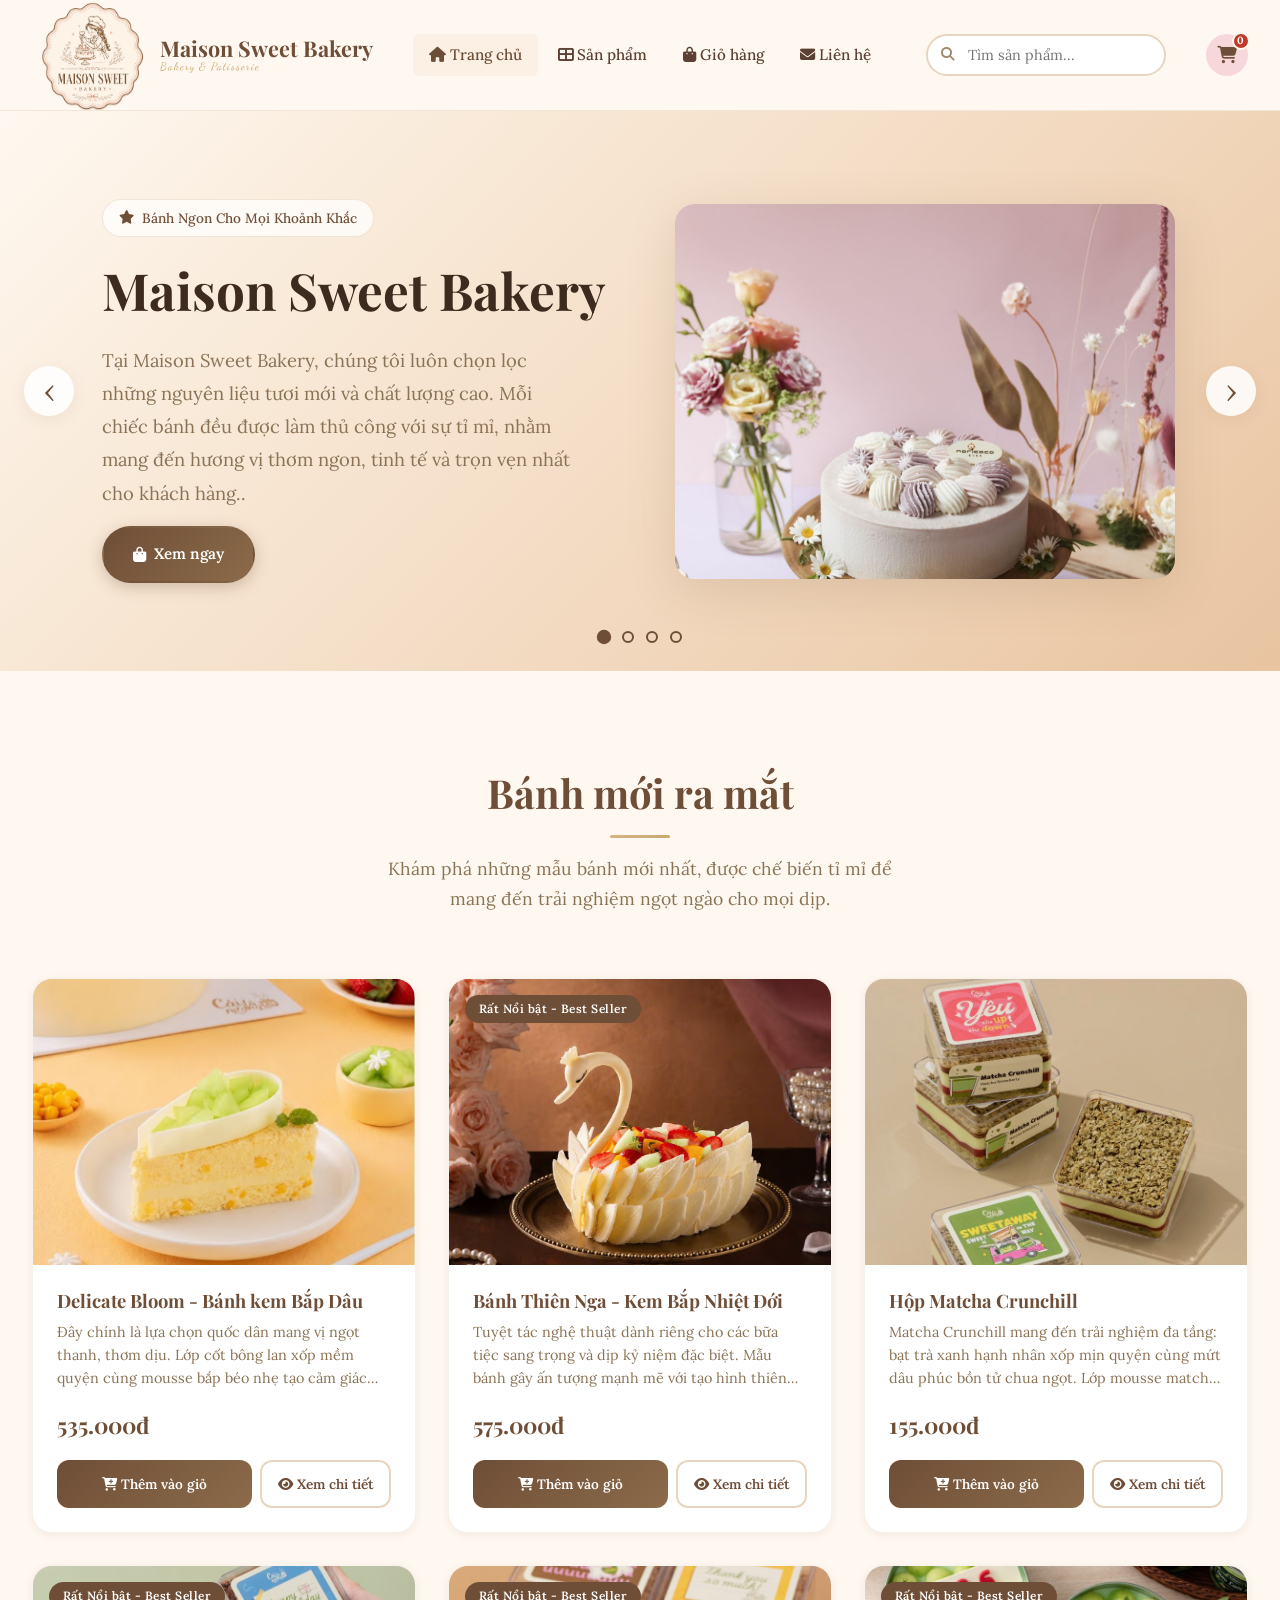
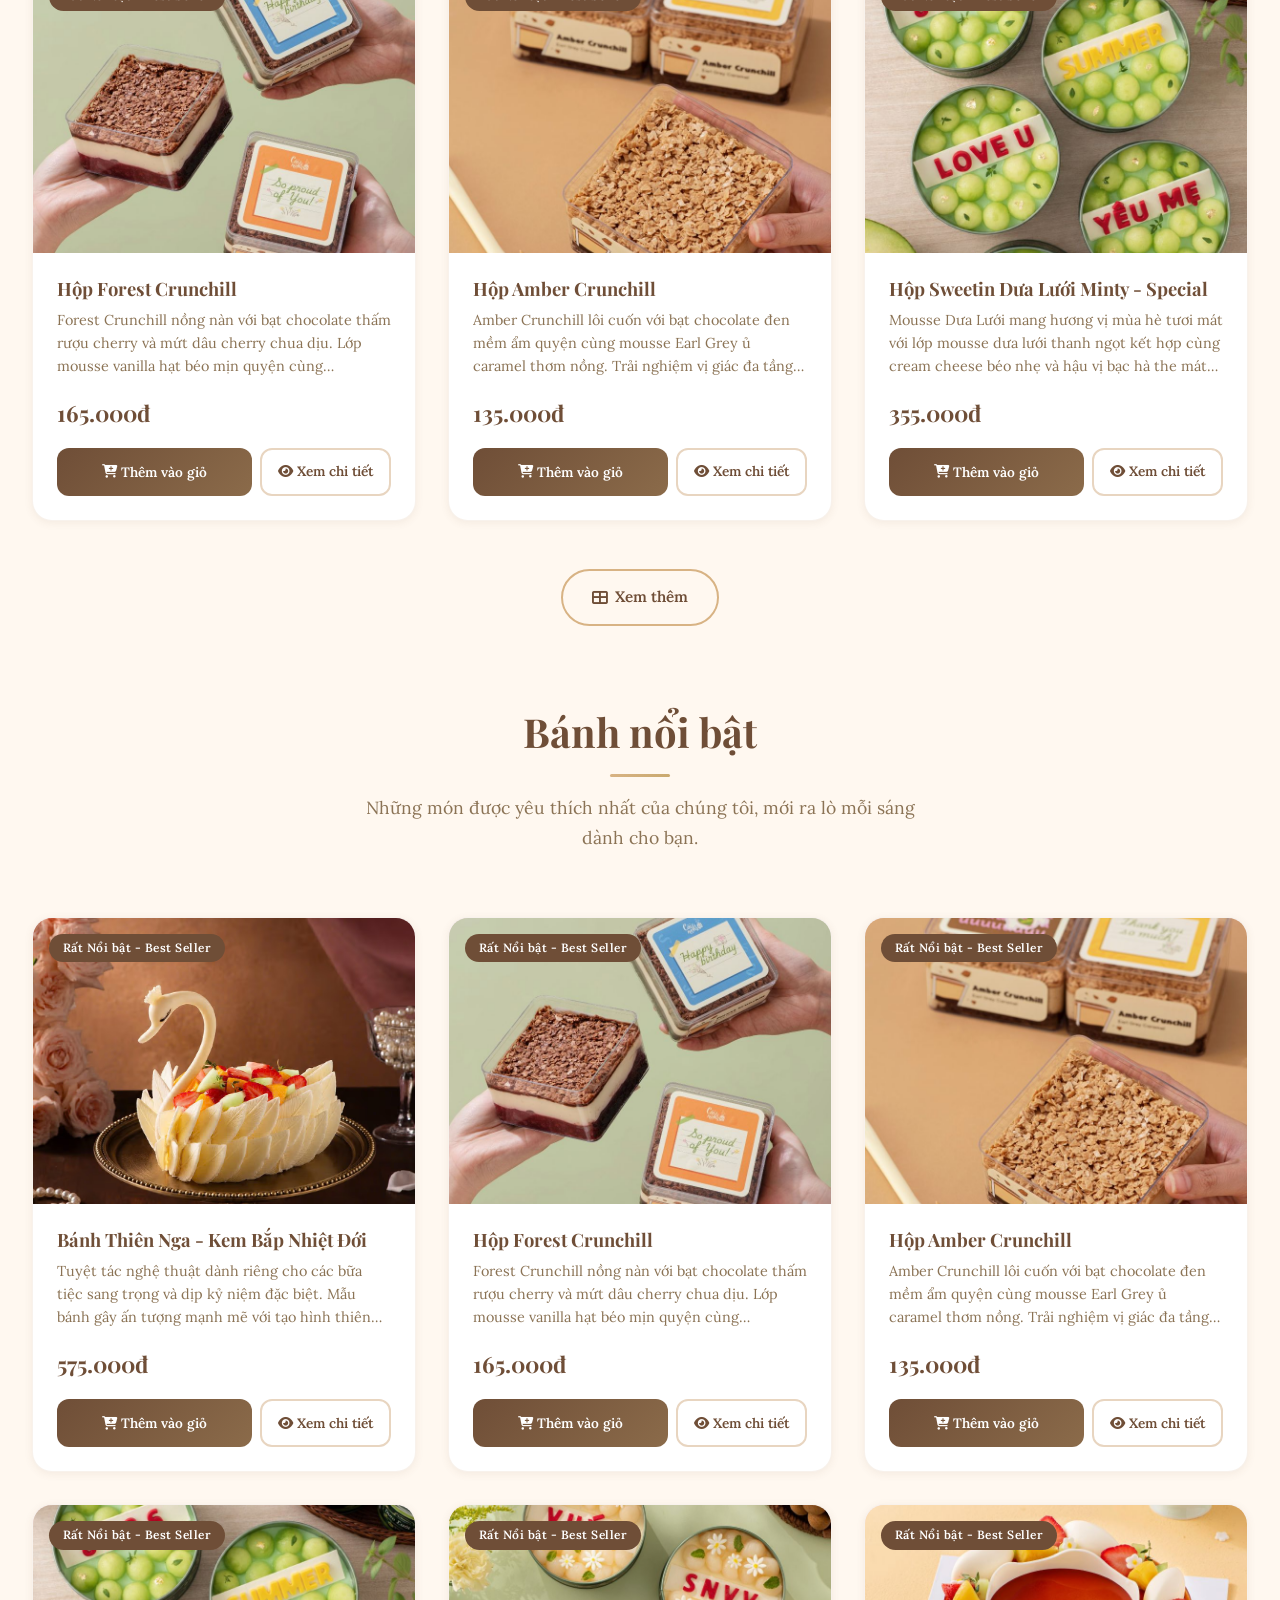
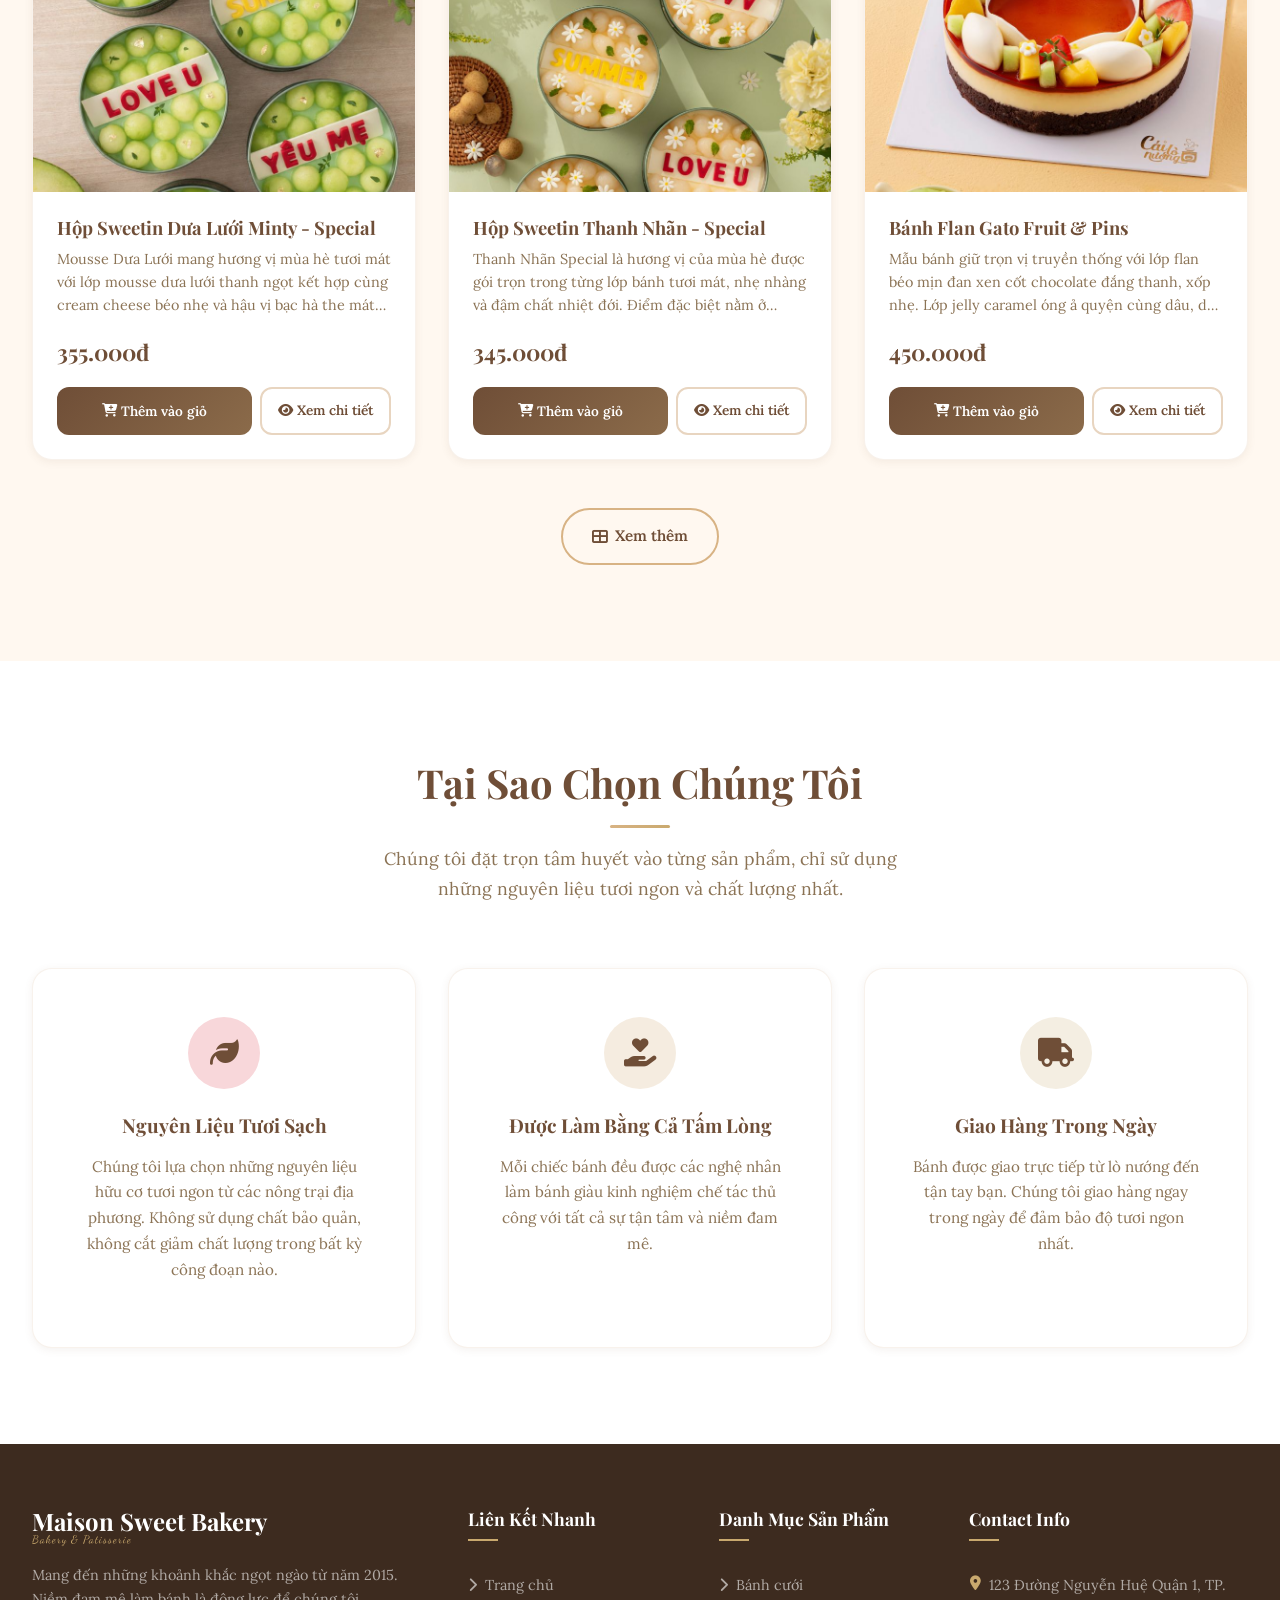
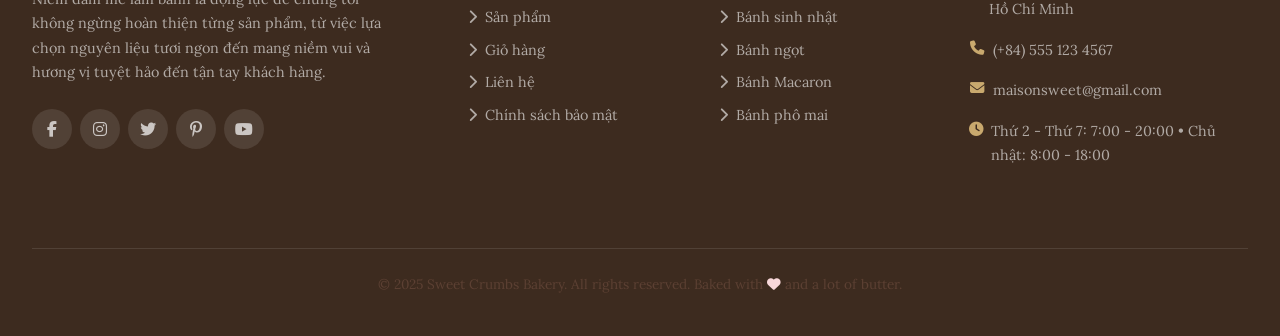
<file: index.html>
<!DOCTYPE html>
<html lang="en">
<head>
    <meta charset="UTF-8">
    <meta name="viewport" content="width=device-width, initial-scale=1.0">
    <title>Maison Sweet Bakery</title>
    <link rel="stylesheet" href="css/style.css">
    <link rel="stylesheet" href="https://cdnjs.cloudflare.com/ajax/libs/font-awesome/6.5.1/css/all.min.css">
  <link href="https://fonts.googleapis.com/css2?family=Playfair+Display:wght@400;500;600;700&family=Lora:wght@400;500;600;700&family=Dancing+Script:wght@400;500;600;700&display=swap" rel="stylesheet">
</head>
<body>
    <!-- ========== HEADER ========== -->
    <header class="header">
        <div class="container">
            <a href="index.html" class="logo">
                <div class="logo-image">
                    <img src="images/web_logo_small.png" alt="Logo Maison Sweet Bakery">
                </div>
                <div class="logo-text">
                    Maison Sweet Bakery
                    <small>Bakery &amp; Patisserie</small>
                </div>
            </a>
            <nav class="nav-menu">
                <a href="index.html" class="nav-link active"><i class="fas fa-home"></i> Trang chủ</a>
                <a href="products.html" class="nav-link"><i class="fas fa-th-large"></i> Sản phẩm</a>
                <a href="cart.html" class="nav-link"><i class="fas fa-shopping-bag"></i> Giỏ hàng</a>
                <a href="contact.html" class="nav-link"><i class="fas fa-envelope"></i> Liên hệ</a>
            </nav>
            <div class="search-box">
                <i class="fas fa-search search-icon"></i>
                <input type="text" id="txtHeaderSearch" placeholder="Tìm sản phẩm...">
            </div>
            <a href="cart.html" class="cart-icon" id="headerCart">
            <i class="fas fa-shopping-cart"></i>
            <span class="cart-badge" id="headerCartBadgeText"></span>
            </a>
        </div>
    </header>

    <!-- ========== HERO SLIDER ========== -->
    <section class="hero-slider" id="heroSlider">
        <button class="slider-btn slider-btn-prev" id="sliderPrev" aria-label="Previous slide">&#8249;</button>
        <button class="slider-btn slider-btn-next" id="sliderNext" aria-label="Next slide">&#8250;</button>
        <div class="slider-dots" id="sliderDots"></div>
        <!-- Slide 1 -->
        <div class="slide active">
            <div class="slide-content">
                <span class="slide-badge"><i class="fas fa-star"></i> Bánh Ngon Cho Mọi Khoảnh Khắc</span>
                <h2>Maison Sweet Bakery</h2>
                <p> Tại Maison Sweet Bakery, chúng tôi luôn chọn lọc những nguyên liệu tươi mới và chất lượng cao. Mỗi chiếc bánh đều được làm thủ công với sự tỉ mỉ, nhằm mang đến hương vị thơm ngon, tinh tế và trọn vẹn nhất cho khách hàng..</p>
                <p></p>
                <a href="products.html" class="btn btn-primary"><i class="fas fa-shopping-bag"></i> Xem ngay</a>
            </div>
            <div class="slide-image slide-image-1">
                <img src="images/cake1.jpg" alt="Bánh kem thủ công thanh lịch của Maison Sweet Bakery" fetchpriority="high">
            </div>
        </div>
        <!-- Slide 2 -->
        <div class="slide">
            <div class="slide-content">
                <span class="slide-badge"><i class="fas fa-heart"></i> Trao Gửi Vị Ngọt Yêu Thương</span>
                <h2>Bánh Tươi Mỗi Ngày - Ngọt Ngào Từng Khoảnh Khắc</h2>
                <p>Bánh được làm thủ công mỗi ngày từ nguyên liệu chọn lọc, mang hương vị Pháp tinh tế cho mọi khoảnh khắc.</p>
                <a href="products.html" class="btn btn-primary"><i class="fas fa-shopping-bag"></i> Xem ngay</a>
            </div>
            <div class="slide-image slide-image-2">
                <img src="images/cake2.jpg" alt="Bánh kem tươi được làm thủ công mỗi ngày" loading="lazy">
            </div>
        </div>
        <!-- Slide 3 -->
        <div class="slide">
            <div class="slide-content">
                <span class="slide-badge"><i class="fas fa-leaf"></i> Thơm Ngon Từ Mẻ Bánh Mới</span>
                <h2>Bánh Ngọt &amp; Dessert</h2>
                <p>Croissant thơm bơ, giòn nhẹ bên ngoài và mềm xốp bên trong, được nướng mới mỗi ngày.</p>
                <a href="products.html" class="btn btn-primary"><i class="fas fa-shopping-bag"></i> Xem ngay</a>
            </div>
            <div class="slide-image slide-image-3">
                <img src="images/cake3.jpg" alt="Croissant và bánh ngọt Pháp tươi mới mỗi ngày" loading="lazy">
            </div>
        </div>
        <!-- Slide 4 -->
        <div class="slide">
            <div class="slide-content">
                <span class="slide-badge">
                    <i class="fas fa-birthday-cake"></i> Biến Ý Tưởng Thành Vị Ngọt
                </span>
                <h2>Chiếc Bánh Mang Dấu Ấn Riêng Của Bạn</h2>
                <p>
                    Tự chọn hương vị, màu sắc và thông điệp để tạo nên chiếc bánh độc đáo cho khoảnh khắc đặc biệt.
                </p>
                <a href="contact.html?subject=custom" class="btn btn-primary">
                    <i class="fas fa-shopping-bag"></i> Thiết kế ngay
                </a>
            </div>
            <div class="slide-image slide-image-4">
                <img src="images/cake4.jpg" alt="Bánh kem thiết kế riêng theo yêu cầu" loading="lazy">
            </div>
        </div>
    </section>

    <!-- ========== NEWEST PRODUCTS (SAN PHAM MOI NHAT) ========== -->
    <section class="section" id="newestProductsSection" style="padding-bottom: 75px;">
        <div class="container">
            <div class="section-title">
                <h2>Bánh mới ra mắt</h2>
                <p>Khám phá những mẫu bánh mới nhất, được chế biến tỉ mỉ để mang đến trải nghiệm ngọt ngào cho mọi dịp.</p>
            </div>
            <div id="newestProductsGridSection"></div>
            <div style="text-align: center; margin-top: var(--space-2xl);">
                <a href="products.html" class="btn btn-outline">
                <i class="fas fa-th-large"></i> Xem thêm
                </a>
            </div>
        </div>
    </section>

    <!-- ========== FEATURED PRODUCTS (SAN PHAM NOI BAT) ========== -->
    <section class="section" id="featuredProductsSection" style="padding-top: 5px;">
        <div class="container">
            <div class="section-title">
                <h2>Bánh nổi bật</h2>
                <p>Những món được yêu thích nhất của chúng tôi, mới ra lò mỗi sáng dành cho bạn.</p>
            </div>
            <div id="featuredProductsGridSection"></div>
            <div style="text-align: center; margin-top: var(--space-2xl);">
                <a href="products.html?onlyFeatured=1" class="btn btn-outline">
                <i class="fas fa-th-large"></i> Xem thêm
                </a>
            </div>
        </div>
    </section>

    <!-- ========== WHY CHOOSE US ========== -->
    <section class="section" style="background: var(--color-white);">
        <div class="container">
            <div class="section-title">
                <h2>Tại Sao Chọn Chúng Tôi</h2>
                <p>Chúng tôi đặt trọn tâm huyết vào từng sản phẩm, chỉ sử dụng những nguyên liệu tươi ngon và chất lượng nhất.</p>
            </div>
            <div class="features-grid">
                <div class="feature-card">
                    <div class="feature-icon pink">
                        <i class="fas fa-leaf"></i>
                    </div>
                    <h3>Nguyên Liệu Tươi Sạch</h3>
                    <p>Chúng tôi lựa chọn những nguyên liệu hữu cơ tươi ngon từ các nông trại địa phương. 
                        Không sử dụng chất bảo quản, không cắt giảm chất lượng trong bất kỳ công đoạn nào.</p>
                </div>
                <div class="feature-card">
                    <div class="feature-icon brown">
                        <i class="fas fa-hand-holding-heart"></i>
                    </div>
                    <h3>Được Làm Bằng Cả Tấm Lòng</h3>
                    <p>Mỗi chiếc bánh đều được các nghệ nhân làm bánh giàu kinh nghiệm chế tác thủ công với tất cả sự tận tâm và niềm đam mê.</p>
                </div>
                <div class="feature-card">
                    <div class="feature-icon gold">
                        <i class="fas fa-truck"></i>
                    </div>
                    <h3>Giao Hàng Trong Ngày</h3>
                    <p>Bánh được giao trực tiếp từ lò nướng đến tận tay bạn. Chúng tôi giao hàng ngay trong ngày để đảm bảo độ tươi ngon nhất.</p>
                </div>
            </div>
        </div>
    </section>

    <!-- ========== FOOTER ========== -->
    <footer class="footer">
        <div class="container">
            <div class="footer-grid">
                <div class="footer-brand">
                    <div class="logo-text">
                        Maison Sweet Bakery
                        <small>Bakery &amp; Patisserie</small>
                    </div>
                    <p>Mang đến những khoảnh khắc ngọt ngào từ năm 2015.
Niềm đam mê làm bánh là động lực để chúng tôi không ngừng hoàn thiện từng sản phẩm, từ việc lựa chọn nguyên liệu tươi ngon đến mang niềm vui và hương vị tuyệt hảo đến tận tay khách hàng.</p>
                    <div class="footer-social">
                        <a href="#" aria-label="Facebook"><i class="fab fa-facebook-f"></i></a>
                        <a href="#" aria-label="Instagram"><i class="fab fa-instagram"></i></a>
                        <a href="#" aria-label="Twitter"><i class="fab fa-twitter"></i></a>
                        <a href="#" aria-label="Pinterest"><i class="fab fa-pinterest-p"></i></a>
                        <a href="#" aria-label="YouTube"><i class="fab fa-youtube"></i></a>
                    </div>
                </div>
                <div>
                    <h4>Liên Kết Nhanh</h4>
                    <ul class="footer-links">
                        <li><a href="index.html"><i class="fas fa-chevron-right"></i>Trang chủ</a></li>
                        <li><a href="products.html"><i class="fas fa-chevron-right"></i> Sản phẩm</a></li>
                        <li><a href="cart.html"><i class="fas fa-chevron-right"></i> Giỏ hàng</a></li>
                        <li><a href="contact.html"><i class="fas fa-chevron-right"></i> Liên hệ</a></li>
                        <li><a href="policy.html"><i class="fas fa-chevron-right"></i> Chính sách bảo mật</a></li>
                    </ul>
                </div>
                <div>
                    <h4>Danh Mục Sản Phẩm</h4>
                    <ul class="footer-links">
                        <li><a href="products.html"><i class="fas fa-chevron-right"></i> Bánh cưới</a></li>
                        <li><a href="products.html"><i class="fas fa-chevron-right"></i> Bánh sinh nhật</a></li>
                        <li><a href="products.html"><i class="fas fa-chevron-right"></i> Bánh ngọt</a></li>
                        <li><a href="products.html"><i class="fas fa-chevron-right"></i> Bánh Macaron</a></li>
                        <li><a href="products.html"><i class="fas fa-chevron-right"></i> Bánh phô mai</a></li>
                    </ul>
                </div>
                <div>
                    <h4>Contact Info</h4>
                    <ul class="footer-contact">
                        <li><i class="fas fa-map-marker-alt"></i> 123 Đường Nguyễn Huệ Quận 1, TP. Hồ Chí Minh</li>
                        <li><i class="fas fa-phone"></i> (+84) 555 123 4567</li>
                        <li><i class="fas fa-envelope"></i> maisonsweet@gmail.com</li>
                        <li><i class="fas fa-clock"></i> Thứ 2 - Thứ 7: 7:00 - 20:00 &bull; Chủ nhật: 8:00 - 18:00</li>
                    </ul>
                </div>
            </div>
            <div class="footer-bottom">
                <p>&copy; 2025 Sweet Crumbs Bakery. All rights reserved. Baked with <i class="fas fa-heart" style="color: var(--color-light-pink);"></i> and a lot of butter.</p>
            </div>
        </div>
    </footer>

    <!-- NEW Toast Notification -->
    <div id="toastBox" class="toast-box toast-success">
        <div class="toast-icon">
            <i class="fa-solid fa-circle-check"></i>
        </div>

        <div class="toast-content">
            <div class="toast-title"></div>
            <div class="toast-message"></div>
        </div>

        <button class="toast-close">
            <i class="fa-solid fa-xmark"></i>
        </button>
    </div>

    <script src="scripts/products_data.js"></script>
    <script src="scripts/products_main.js"></script>
    <script src="scripts/home.js"></script>
    <script src="scripts/header_search.js"></script>

    <script>
        /* === Hero Slider === */
        (function () {
        var slider = document.getElementById('heroSlider');
        var slides = slider.querySelectorAll('.slide');
        var dotsContainer = document.getElementById('sliderDots');
        var prevBtn = document.getElementById('sliderPrev');
        var nextBtn = document.getElementById('sliderNext');
        var totalSlides = slides.length;
        var currentIndex = 0;
        var autoPlayInterval = null;
        var autoPlayDelay = 5000;
        
        // Dynamically create navigation dots
        function createDots() {
            for (var i = 0; i < totalSlides; i++) {
            var dot = document.createElement('button');
            dot.className = 'slider-dot' + (i === 0 ? ' active' : '');
            dot.setAttribute('aria-label', 'Go to slide ' + (i + 1));
            dot.setAttribute('data-index', i);
            dotsContainer.appendChild(dot);
            }
        }
        
        // Go to a specific slide
        function goToSlide(index) {
            slides[currentIndex].classList.remove('active');
            var dots = dotsContainer.querySelectorAll('.slider-dot');
            dots[currentIndex].classList.remove('active');
        
            currentIndex = (index + totalSlides) % totalSlides;
        
            slides[currentIndex].classList.add('active');
            dots[currentIndex].classList.add('active');
        }
        
        // Next slide
        function nextSlide() {
            goToSlide(currentIndex + 1);
        }
        
        // Previous slide
        function prevSlide() {
            goToSlide(currentIndex - 1);
        }
        
        // Start auto-play
        function startAutoPlay() {
            stopAutoPlay();
            autoPlayInterval = setInterval(nextSlide, autoPlayDelay);
        }
        
        // Stop auto-play
        function stopAutoPlay() {
            if (autoPlayInterval) {
            clearInterval(autoPlayInterval);
            autoPlayInterval = null;
            }
        }
        
        // Reset auto-play timer (for manual navigation)
        function resetAutoPlay() {
            stopAutoPlay();
            startAutoPlay();
        }
        
        // Event listeners
        nextBtn.addEventListener('click', function () {
            nextSlide();
            resetAutoPlay();
        });
        
        prevBtn.addEventListener('click', function () {
            prevSlide();
            resetAutoPlay();
        });
        
        // Dots click delegation
        dotsContainer.addEventListener('click', function (e) {
            if (e.target.classList.contains('slider-dot')) {
            var index = parseInt(e.target.getAttribute('data-index'), 10);
            goToSlide(index);
            resetAutoPlay();
            }
        });
        
        // Pause on hover
        slider.addEventListener('mouseenter', stopAutoPlay);
        slider.addEventListener('mouseleave', startAutoPlay);
        
        // Keyboard navigation
        document.addEventListener('keydown', function (e) {
            if (e.key === 'ArrowLeft') { prevSlide(); resetAutoPlay(); }
            if (e.key === 'ArrowRight') { nextSlide(); resetAutoPlay(); }
        });
        
        // Initialize
        createDots();
        startAutoPlay();
        })();
        
        /* === Toast Notification === */
        // function showToast() {
        //     var toast = document.getElementById('toast');
        //     toast.classList.add('show');
        //     setTimeout(function() { toast.classList.remove('show'); }, 3000);
        //     }
        //     document.querySelectorAll('.add-to-cart-btn').forEach(function(btn) {
        //     btn.addEventListener('click', function() { showToast(); });
        // });
    </script>

    
</body>
</html>
</file>
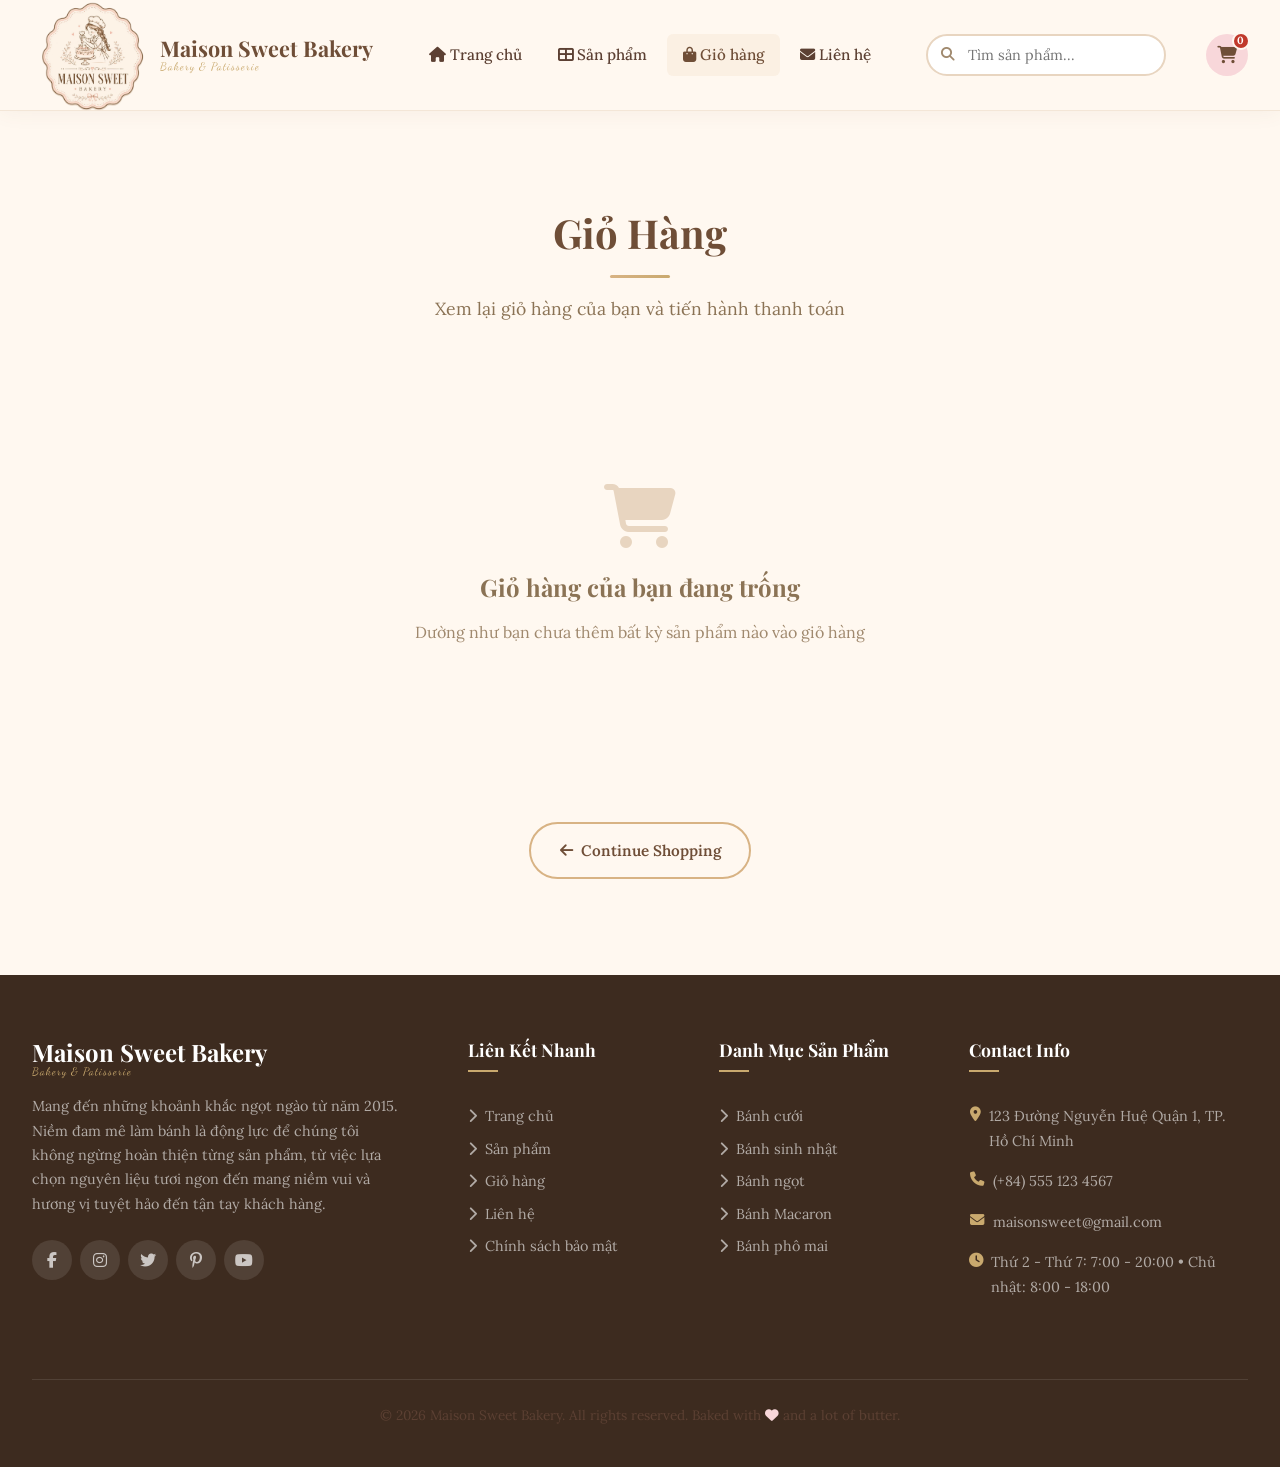
<file: cart.html>
<!doctype html>
<html lang="en">
  <head>
    <meta charset="UTF-8" />
    <meta name="viewport" content="width=device-width, initial-scale=1.0" />
    <title>Giỏ hàng | Maison Sweet Bakery</title>
    <link rel="stylesheet" href="css/style.css" />
    <link rel="stylesheet" href="css/cart.css" />
    <link
      rel="stylesheet"
      href="https://cdnjs.cloudflare.com/ajax/libs/font-awesome/6.5.1/css/all.min.css"
    />
    <link
      href="https://fonts.googleapis.com/css2?family=Playfair+Display:wght@400;500;600;700&family=Lora:wght@400;500;600;700&family=Dancing+Script:wght@400;500;600;700&display=swap"
      rel="stylesheet"
    />
  </head>
  <body>
    <!-- ========== HEADER ========== -->
    <header class="header">
      <div class="container">
        <a href="index.html" class="logo">
          <!-- <div class="logo-icon"><i class="fas fa-birthday-cake"></i></div> -->
          <div class="logo-image">
            <img src="images/web_logo_small.png" />
          </div>
          <div class="logo-text">
            Maison Sweet Bakery
            <small>Bakery &amp; Patisserie</small>
          </div>
        </a>
        <nav class="nav-menu">
          <a href="index.html" class="nav-link"
            ><i class="fas fa-home"></i> Trang chủ</a
          >
          <a href="products.html" class="nav-link"
            ><i class="fas fa-th-large"></i> Sản phẩm</a
          >
          <a href="cart.html" class="nav-link active"
            ><i class="fas fa-shopping-bag"></i> Giỏ hàng</a
          >
          <a href="contact.html" class="nav-link"
            ><i class="fas fa-envelope"></i> Liên hệ</a
          >
        </nav>
        <div class="search-box">
          <i class="fas fa-search search-icon"></i>
          <input type="text" id="txtHeaderSearch" placeholder="Tìm sản phẩm...">
        </div>
        <a href="cart.html" class="cart-icon" id="headerCart">
          <i class="fas fa-shopping-cart"></i>
          <span class="cart-badge" id="headerCartBadgeText"></span>
        </a>
      </div>
    </header>

    <!-- ========== CART SECTION ========== -->
    <section class="section">
      <div class="container">
        <div class="section-title">
          <h2>Giỏ Hàng</h2>
          <p>Xem lại giỏ hàng của bạn và tiến hành thanh toán</p>
        </div>

        <!-- Cart Empty State (hidden when items exist) -->
        <div class="cart-empty" id="cartEmpty">
          <i class="fas fa-shopping-cart"></i>
          <h3>Giỏ hàng của bạn đang trống</h3>
          <p>Dường như bạn chưa thêm bất kỳ sản phẩm nào vào giỏ hàng</p>
          <a href="products.html" class="cartBtn--none btn btn-primary">
            <i class="fas fa-shopping-bag"></i> Xem sản phẩm
          </a>
        </div>

        <div class="cart-layout" id="cartShop">
          <!-- Cart Table -->
          <div class="cart-table-wrapper">
            <table class="cart-table" id="cartTable">
              <thead>
                <tr>
                  <th>Tên Sản Phẩm</th>
                  <th>Giá</th>
                  <th>Số Lượng</th>
                  <th>Tổng</th>
                  <th>Xóa</th>
                </tr>
              </thead>
              <tbody id="cartBody"></tbody>
            </table>

            <div class="cart-actions">
              <button id="clearCartBtn">
                <i class="fas fa-trash"></i> Clear Cart
              </button>
            </div>
          </div>

          <!-- Cart Summary -->
          <div class="cart-summary" id="summaryRow"></div>
        </div>

        <!-- Continue Shopping -->
        <div style="text-align: center; margin-top: var(--space-2xl)">
          <a href="products.html" class="btn btn-outline">
            <i class="fas fa-arrow-left"></i> Continue Shopping
          </a>
        </div>
      </div>
    </section>

    <!-- ========== FOOTER ========== -->
    <footer class="footer">
        <div class="container">
            <div class="footer-grid">
                <div class="footer-brand">
                    <div class="logo-text">
                        Maison Sweet Bakery
                        <small>Bakery &amp; Patisserie</small>
                    </div>
                    <p>Mang đến những khoảnh khắc ngọt ngào từ năm 2015.
Niềm đam mê làm bánh là động lực để chúng tôi không ngừng hoàn thiện từng sản phẩm, từ việc lựa chọn nguyên liệu tươi ngon đến mang niềm vui và hương vị tuyệt hảo đến tận tay khách hàng.</p>
                    <div class="footer-social">
                        <a href="#" aria-label="Facebook"><i class="fab fa-facebook-f"></i></a>
                        <a href="#" aria-label="Instagram"><i class="fab fa-instagram"></i></a>
                        <a href="#" aria-label="Twitter"><i class="fab fa-twitter"></i></a>
                        <a href="#" aria-label="Pinterest"><i class="fab fa-pinterest-p"></i></a>
                        <a href="#" aria-label="YouTube"><i class="fab fa-youtube"></i></a>
                    </div>
                </div>
                <div>
                    <h4>Liên Kết Nhanh</h4>
                    <ul class="footer-links">
                        <li><a href="index.html"><i class="fas fa-chevron-right"></i>Trang chủ</a></li>
                        <li><a href="products.html"><i class="fas fa-chevron-right"></i> Sản phẩm</a></li>
                        <li><a href="cart.html"><i class="fas fa-chevron-right"></i> Giỏ hàng</a></li>
                        <li><a href="contact.html"><i class="fas fa-chevron-right"></i> Liên hệ</a></li>
                        <li><a href="policy.html"><i class="fas fa-chevron-right"></i> Chính sách bảo mật</a></li>
                    </ul>
                </div>
                <div>
                    <h4>Danh Mục Sản Phẩm</h4>
                    <ul class="footer-links">
                        <li><a href="products.html"><i class="fas fa-chevron-right"></i> Bánh cưới</a></li>
                        <li><a href="products.html"><i class="fas fa-chevron-right"></i> Bánh sinh nhật</a></li>
                        <li><a href="products.html"><i class="fas fa-chevron-right"></i> Bánh ngọt</a></li>
                        <li><a href="products.html"><i class="fas fa-chevron-right"></i> Bánh Macaron</a></li>
                        <li><a href="products.html"><i class="fas fa-chevron-right"></i> Bánh phô mai</a></li>
                    </ul>
                </div>
                <div>
                    <h4>Contact Info</h4>
                    <ul class="footer-contact">
                        <li><i class="fas fa-map-marker-alt"></i> 123 Đường Nguyễn Huệ Quận 1, TP. Hồ Chí Minh</li>
                        <li><i class="fas fa-phone"></i> (+84) 555 123 4567</li>
                        <li><i class="fas fa-envelope"></i> maisonsweet@gmail.com</li>
                        <li><i class="fas fa-clock"></i> Thứ 2 - Thứ 7: 7:00 - 20:00 &bull; Chủ nhật: 8:00 - 18:00</li>
                    </ul>
                </div>
            </div>
            <div class="footer-bottom">
                <p>&copy; 2026 Maison Sweet Bakery. All rights reserved. Baked with <i class="fas fa-heart" style="color: var(--color-light-pink);"></i> and a lot of butter.</p>
            </div>
        </div>
    </footer>

    <!-- NEW Toast Notification -->
    <div id="toastBox" class="toast-box toast-success">
      <div class="toast-icon">
        <i class="fa-solid fa-circle-check"></i>
      </div>

      <div class="toast-content">
        <div class="toast-title"></div>
        <div class="toast-message"></div>
      </div>

      <button class="toast-close">
        <i class="fa-solid fa-xmark"></i>
      </button>
    </div>

    <script src="scripts/products_data.js"></script>
    <script src="scripts/cart.js"></script>
    <script src="scripts/header_search.js"></script>
  </body>
</html>
</file>
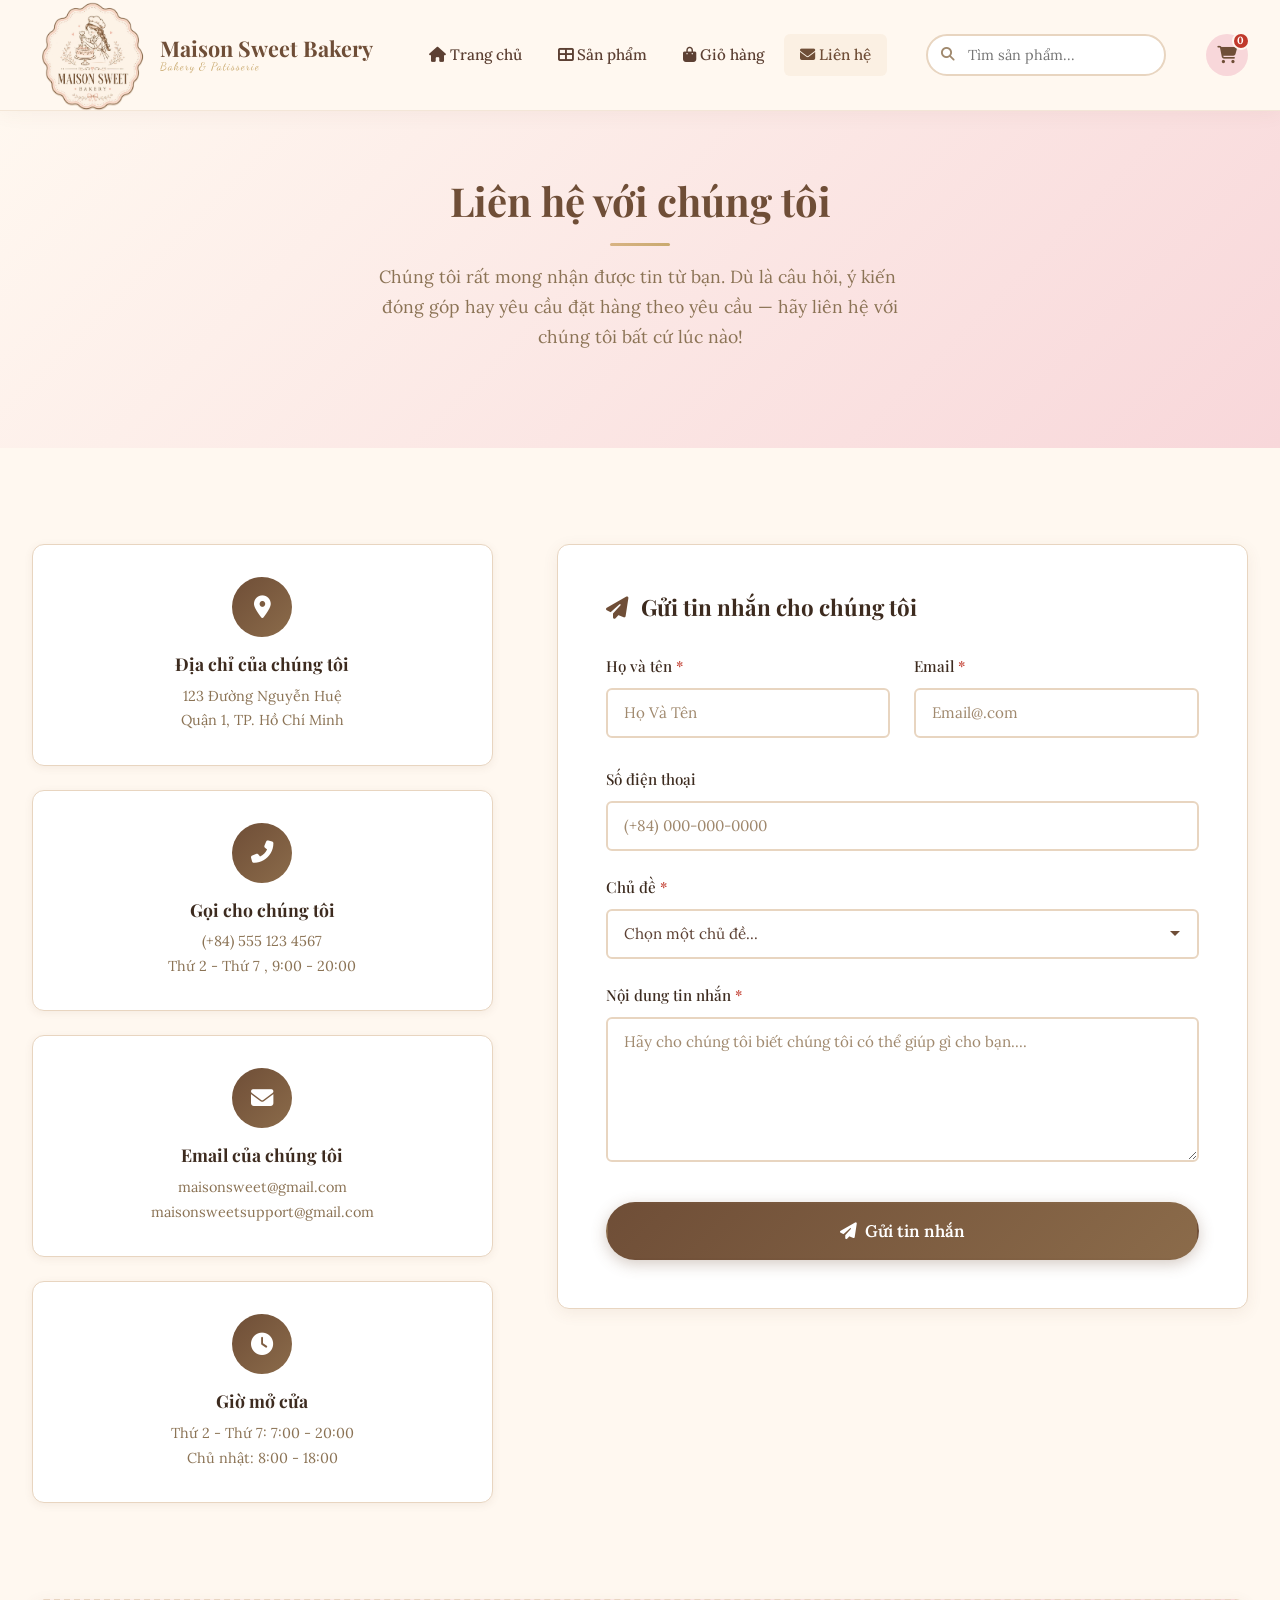
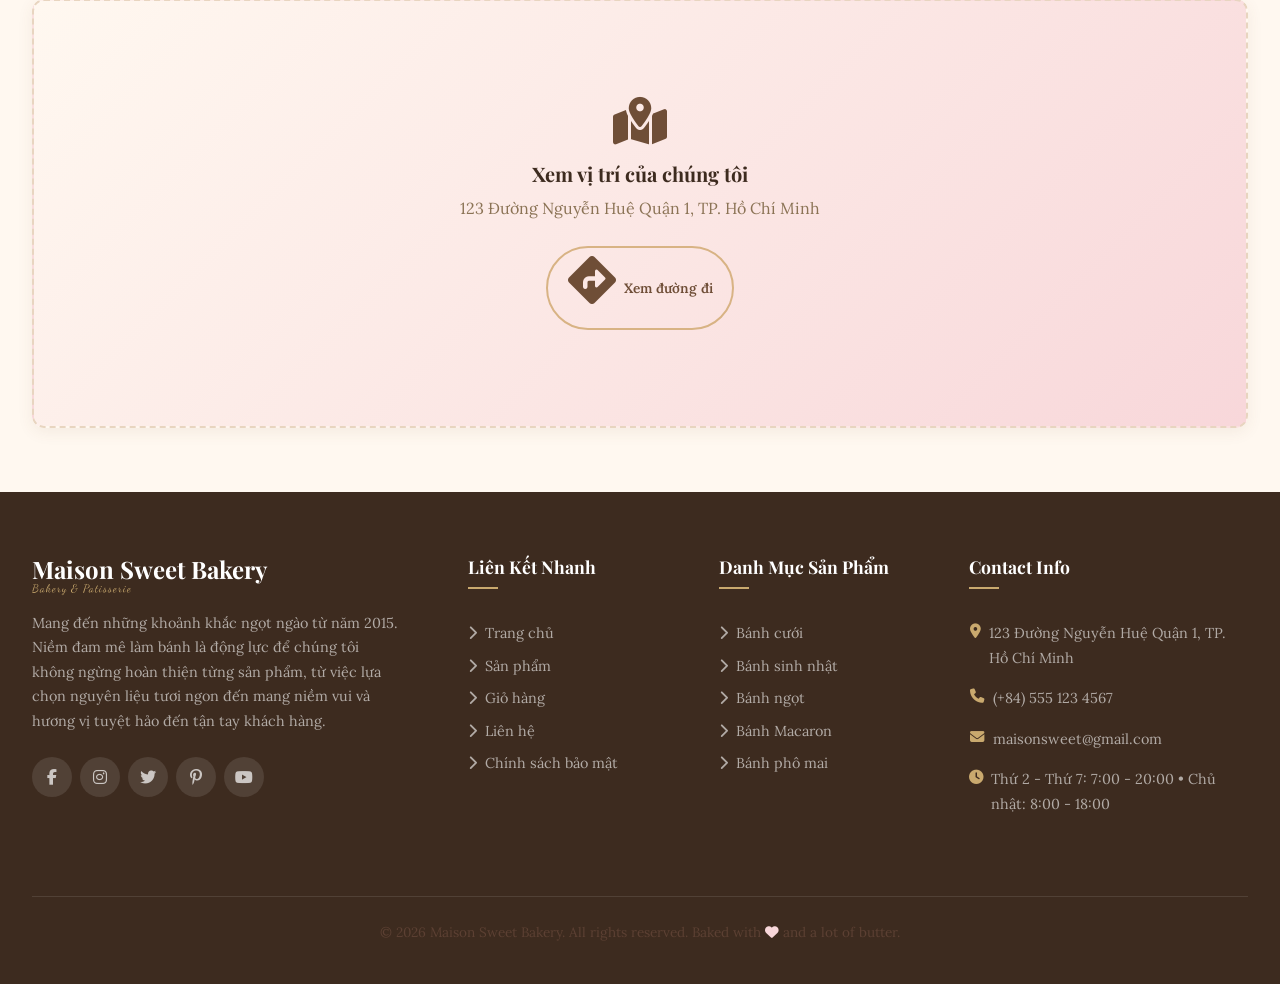
<file: contact.html>
<!DOCTYPE html>
<html lang="en">
<head>
  <meta charset="UTF-8">
  <meta name="viewport" content="width=device-width, initial-scale=1.0">
  <title>Liên hệ | Maison Sweet Bakery</title>
  <link rel="stylesheet" href="css/style.css">
  <link rel="stylesheet" href="https://cdnjs.cloudflare.com/ajax/libs/font-awesome/6.5.1/css/all.min.css">
  <link href="https://fonts.googleapis.com/css2?family=Playfair+Display:wght@400;500;600;700&family=Lora:wght@400;500;600;700&family=Dancing+Script:wght@400;500;600;700&display=swap" rel="stylesheet">
</head>
<body>

  <!-- ========== HEADER ========== -->
  <header class="header">
        <div class="container">
            <a href="index.html" class="logo">
                <div class="logo-image">
                    <img src="images/web_logo_small.png" alt="Logo Maison Sweet Bakery">
                </div>
                <div class="logo-text">
                    Maison Sweet Bakery
                    <small>Bakery &amp; Patisserie</small>
                </div>
            </a>
            <nav class="nav-menu">
                <a href="index.html" class="nav-link"><i class="fas fa-home"></i> Trang chủ</a>
                <a href="products.html" class="nav-link"><i class="fas fa-th-large"></i> Sản phẩm</a>
                <a href="cart.html" class="nav-link"><i class="fas fa-shopping-bag"></i> Giỏ hàng</a>
                <a href="contact.html" class="nav-link active"><i class="fas fa-envelope"></i> Liên hệ</a>
            </nav>
            <div class="search-box">
                <i class="fas fa-search search-icon"></i>
                <input type="text" id="txtHeaderSearch" placeholder="Tìm sản phẩm...">
            </div>
            <a href="cart.html" class="cart-icon" id="headerCart">
            <i class="fas fa-shopping-cart"></i>
            <span class="cart-badge" id="headerCartBadgeText"></span>
            </a>
        </div>
    </header>
  <!-- ========== CONTACT HERO ========== -->
  <section class="contact-hero">
    <div class="container">
      <div class="section-title">
        <h2>Liên hệ với chúng tôi</h2>
        <p>Chúng tôi rất mong nhận được tin từ bạn. Dù là câu hỏi, ý kiến ​​đóng góp hay yêu cầu đặt hàng theo yêu cầu — hãy liên hệ với chúng tôi bất cứ lúc nào!</p>
      </div>
    </div>
  </section>

  <!-- ========== CONTACT SECTION ========== -->
  <section class="section">
    <div class="container">
      <div class="contact-layout">

        <!-- Contact Info Cards -->
        <div class="contact-info">
          <div class="contact-card">
            <div class="contact-card-icon">
              <i class="fas fa-map-marker-alt"></i>
            </div>
            <h4>Địa chỉ của chúng tôi</h4>
            <p>123 Đường Nguyễn Huệ<br>Quận 1, TP. Hồ Chí Minh</p>
          </div>

          <div class="contact-card">
            <div class="contact-card-icon">
              <i class="fas fa-phone-alt"></i>
            </div>
            <h4>Gọi cho chúng tôi</h4>
            <p>(+84) 555 123 4567<br>Thứ 2 - Thứ 7 , 9:00 - 20:00</p>
          </div>

          <div class="contact-card">
            <div class="contact-card-icon">
              <i class="fas fa-envelope"></i>
            </div>
            <h4>Email của chúng tôi</h4>
            <p>maisonsweet@gmail.com<br>maisonsweetsupport@gmail.com</p>
          </div>

          <div class="contact-card">
            <div class="contact-card-icon">
              <i class="fas fa-clock"></i>
            </div>
            <h4>Giờ mở cửa</h4>
            <p>Thứ 2 - Thứ 7: 7:00 - 20:00<br>Chủ nhật: 8:00 - 18:00</p>
          </div>
        </div>

        <!-- Contact Form -->
        <div class="contact-form-wrapper">
          <h3><i class="fas fa-paper-plane"></i> Gửi tin nhắn cho chúng tôi</h3>
          <form class="contact-form" id="contactForm">
            <div class="form-row">
              <div class="form-group">
                <label for="contactName">Họ và tên <span>*</span></label>
                <input type="text" id="contactName" name="name" placeholder="Họ Và Tên" >
                <div class="errorcontact" id="fullnameError"></div>
              </div>
              <div class="form-group">
                <label for="contactEmail">Email <span>*</span></label>
                <input type="email" id="contactEmail" name="email" placeholder="Email@.com" >
                <div class="errorcontact" id="emailError"></div>
              </div>
            </div>
            <div class="form-group">
              <label for="contactPhone">Số điện thoại</label>
              <input type="tel" id="contactPhone" name="phone" placeholder="(+84) 000-000-0000">
              <div class="errorcontact" id="phonenumberError"></div>
            </div>
            <div class="form-group">
              <label for="contactSubject">Chủ đề <span>*</span></label>
              <select id="contactSubject" name="subject" >
                <option value="" disabled selected>Chọn một chủ đề...</option>
                <option value="general">Thông tin chung</option>
                <option value="order">Thông tin về đơn hàng</option>
                <option value="custom">Đặt bánh theo yêu cầu</option>
                <option value="feedback">Đánh giá</option>
                <option value="catering">Dịch vụ Tiệc & Sự kiện</option>
                <option value="other">Khác</option>
              </select>
              <div class="errorcontact" id="subjectError"></div>
            </div>
            <div class="form-group">
              <label for="contactMessage">Nội dung tin nhắn <span>*</span></label>
              <textarea id="contactMessage" name="message" rows="6" placeholder="Hãy cho chúng tôi biết chúng tôi có thể giúp gì cho bạn...." ></textarea>
              <div class="errorcontact" id="messageError"></div>
            </div>
            <button type="submit" class="btn btn-primary contact-submit-btn">
              <i class="fas fa-paper-plane"></i> Gửi tin nhắn
            </button>
          </form>
        </div>

      </div>
    </div>
  </section>

  <!-- ========== MAP SECTION ========== -->
  <section class="contact-map-section">
    <div class="container">
      <div class="contact-map-wrapper">
        <div class="contact-map-placeholder">
          <i class="fas fa-map-marked-alt"></i>
          <h4>Xem vị trí của chúng tôi</h4>
          <p>123 Đường Nguyễn Huệ Quận 1, TP. Hồ Chí Minh</p>
          <a href="https://maps.google.com" target="_blank" class="btn btn-outline btn-small">
            <i class="fas fa-directions"></i> Xem đường đi
          </a>
        </div>
      </div>
    </div>
  </section>

  <!-- ========== FOOTER ========== -->
  <footer class="footer">
        <div class="container">
            <div class="footer-grid">
                <div class="footer-brand">
                    <div class="logo-text">
                        Maison Sweet Bakery
                        <small>Bakery &amp; Patisserie</small>
                    </div>
                    <p>Mang đến những khoảnh khắc ngọt ngào từ năm 2015.
Niềm đam mê làm bánh là động lực để chúng tôi không ngừng hoàn thiện từng sản phẩm, từ việc lựa chọn nguyên liệu tươi ngon đến mang niềm vui và hương vị tuyệt hảo đến tận tay khách hàng.</p>
                    <div class="footer-social">
                        <a href="#" aria-label="Facebook"><i class="fab fa-facebook-f"></i></a>
                        <a href="#" aria-label="Instagram"><i class="fab fa-instagram"></i></a>
                        <a href="#" aria-label="Twitter"><i class="fab fa-twitter"></i></a>
                        <a href="#" aria-label="Pinterest"><i class="fab fa-pinterest-p"></i></a>
                        <a href="#" aria-label="YouTube"><i class="fab fa-youtube"></i></a>
                    </div>
                </div>
                <div>
                    <h4>Liên Kết Nhanh</h4>
                    <ul class="footer-links">
                        <li><a href="index.html"><i class="fas fa-chevron-right"></i>Trang chủ</a></li>
                        <li><a href="products.html"><i class="fas fa-chevron-right"></i> Sản phẩm</a></li>
                        <li><a href="cart.html"><i class="fas fa-chevron-right"></i> Giỏ hàng</a></li>
                        <li><a href="contact.html"><i class="fas fa-chevron-right"></i> Liên hệ</a></li>
                        <li><a href="policy.html"><i class="fas fa-chevron-right"></i> Chính sách bảo mật</a></li>
                    </ul>
                </div>
                <div>
                    <h4>Danh Mục Sản Phẩm</h4>
                    <ul class="footer-links">
                        <li><a href="products.html"><i class="fas fa-chevron-right"></i> Bánh cưới</a></li>
                        <li><a href="products.html"><i class="fas fa-chevron-right"></i> Bánh sinh nhật</a></li>
                        <li><a href="products.html"><i class="fas fa-chevron-right"></i> Bánh ngọt</a></li>
                        <li><a href="products.html"><i class="fas fa-chevron-right"></i> Bánh Macaron</a></li>
                        <li><a href="products.html"><i class="fas fa-chevron-right"></i> Bánh phô mai</a></li>
                    </ul>
                </div>
                <div>
                    <h4>Contact Info</h4>
                    <ul class="footer-contact">
                        <li><i class="fas fa-map-marker-alt"></i> 123 Đường Nguyễn Huệ Quận 1, TP. Hồ Chí Minh</li>
                        <li><i class="fas fa-phone"></i> (+84) 555 123 4567</li>
                        <li><i class="fas fa-envelope"></i> maisonsweet@gmail.com</li>
                        <li><i class="fas fa-clock"></i> Thứ 2 - Thứ 7: 7:00 - 20:00 &bull; Chủ nhật: 8:00 - 18:00</li>
                    </ul>
                </div>
            </div>
            <div class="footer-bottom">
                <p>&copy; 2026 Maison Sweet Bakery. All rights reserved. Baked with <i class="fas fa-heart" style="color: var(--color-light-pink);"></i> and a lot of butter.</p>
            </div>
        </div>
    </footer>

  <!-- NEW Toast Notification -->
		<div id="toastBox" class="toast-box toast-success">
			<div class="toast-icon">
				<i class="fa-solid fa-circle-check"></i>
			</div>

			<div class="toast-content">
				<div class="toast-title"></div>
				<div class="toast-message"></div>
			</div>

			<button class="toast-close">
				<i class="fa-solid fa-xmark"></i>
			</button>
		</div>

  <script src="scripts/products_data.js"></script>
  <script src="scripts/products_main.js"></script>
  <script src="scripts/contact.js"></script>
  <script src="scripts/header_search.js"></script>
</body>
</html>
</file>
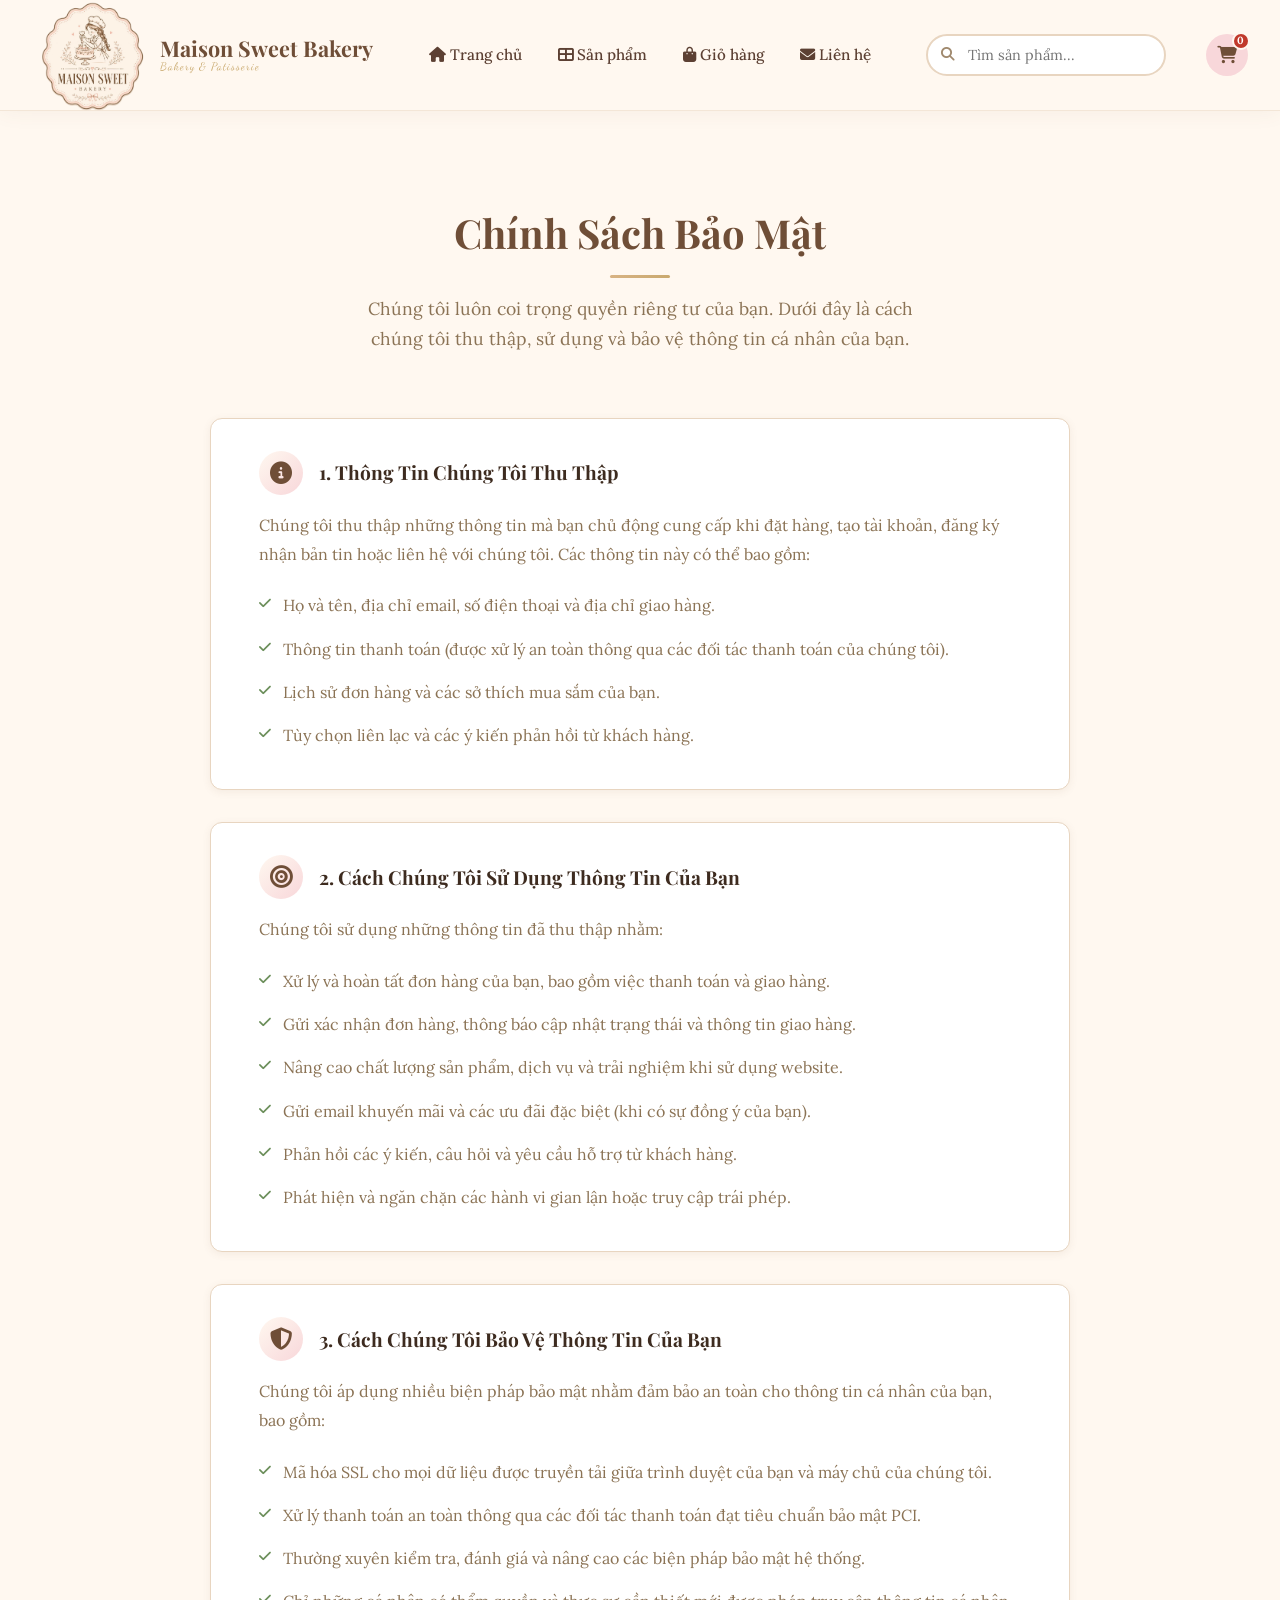
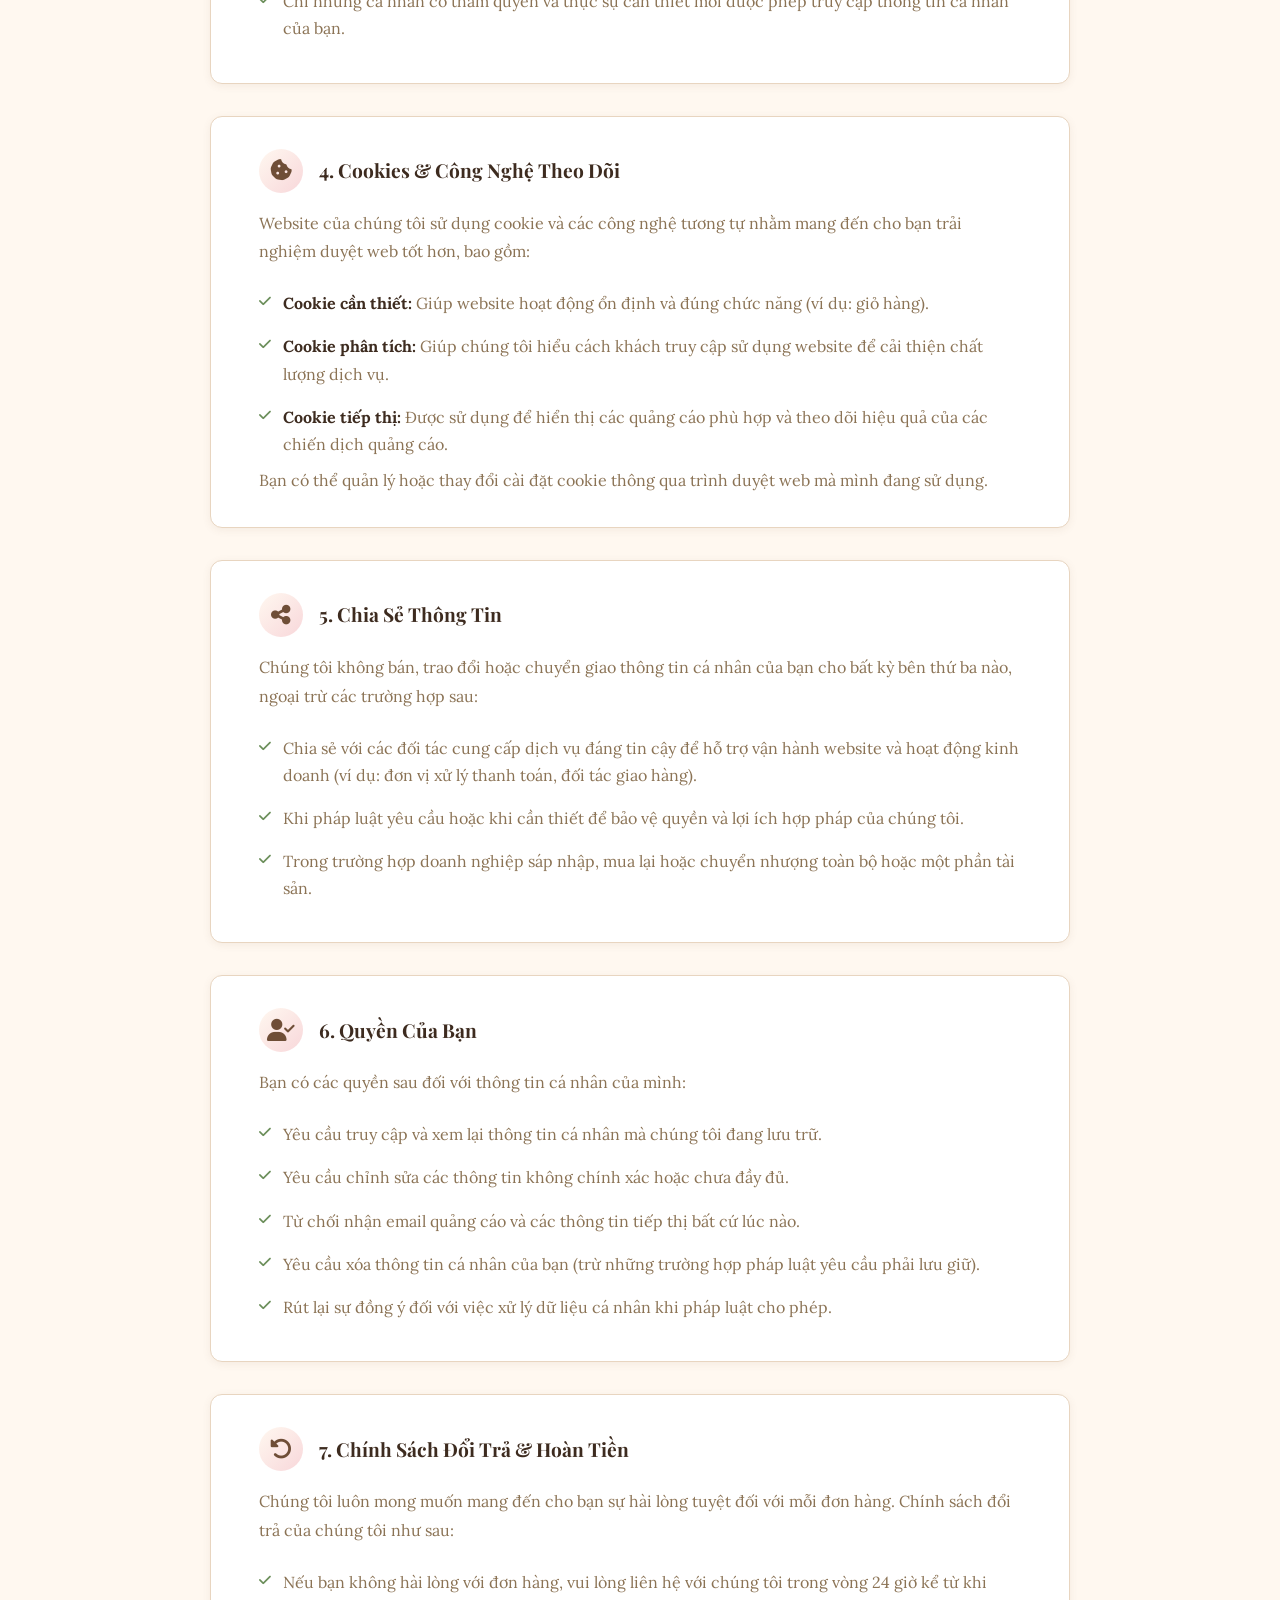
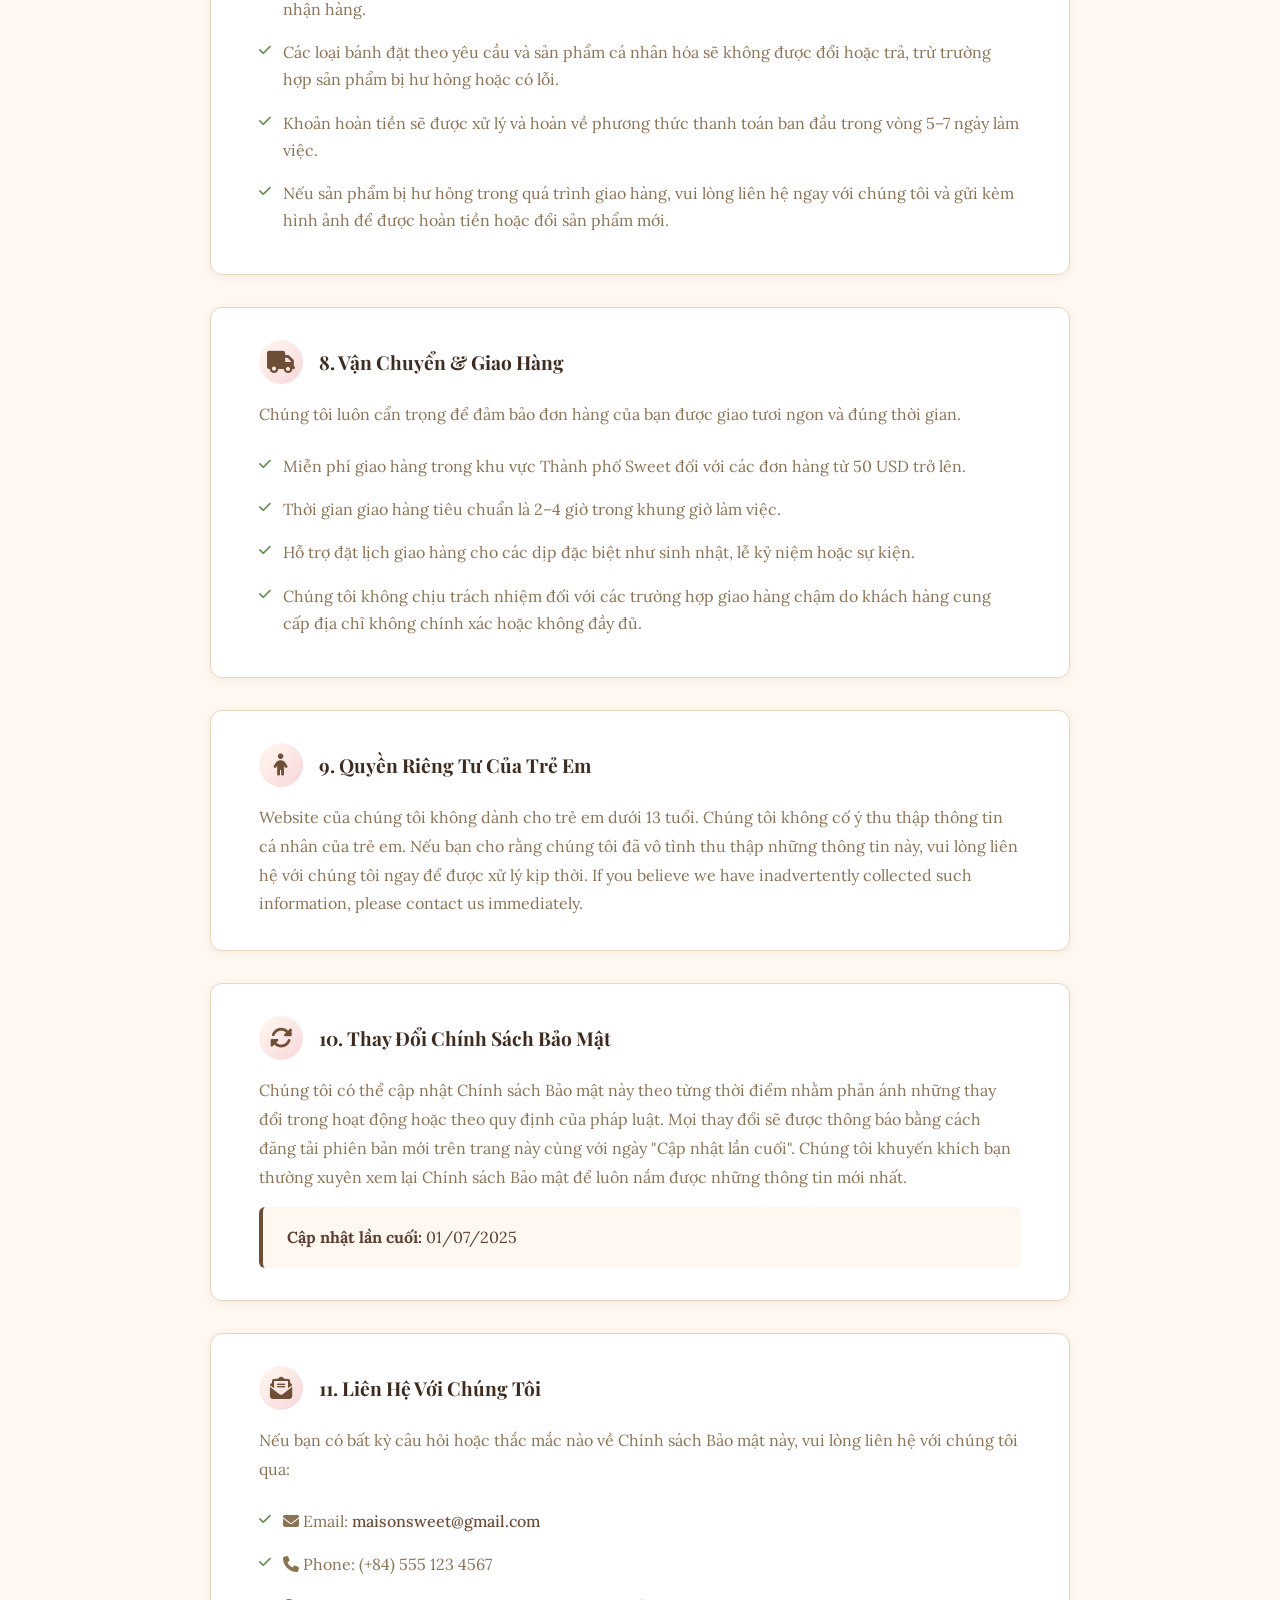
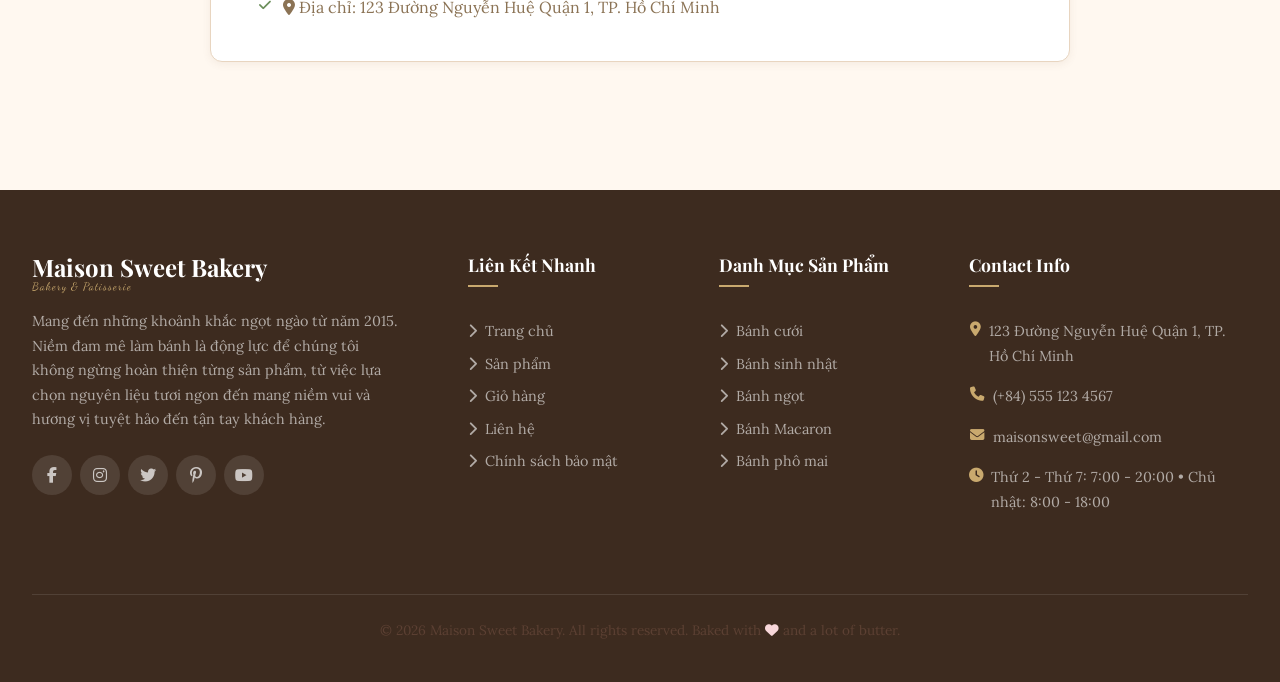
<file: policy.html>
<!DOCTYPE html>
<html lang="en">
<head>
  <meta charset="UTF-8">
  <meta name="viewport" content="width=device-width, initial-scale=1.0">
  <title>Chính sách bảo mật | Maison Sweet Bakery</title>
  <link rel="stylesheet" href="css/style.css">
  <link rel="stylesheet" href="https://cdnjs.cloudflare.com/ajax/libs/font-awesome/6.5.1/css/all.min.css">
  <link href="https://fonts.googleapis.com/css2?family=Playfair+Display:wght@400;500;600;700&family=Lora:wght@400;500;600;700&family=Dancing+Script:wght@400;500;600;700&display=swap" rel="stylesheet">
</head>
<body>

  <!-- ========== HEADER ========== -->
  <header class="header">
    <div class="container">
      <a href="index.html" class="logo">
        <div class="logo-image">
          <img src="images/web_logo_small.png" alt="Logo Maison Sweet Bakery">
        </div>
        <div class="logo-text">
          Maison Sweet Bakery
          <small>Bakery &amp; Patisserie</small>
        </div>
      </a>

      <nav class="nav-menu">
        <a href="index.html" class="nav-link"><i class="fas fa-home"></i> Trang chủ</a>
        <a href="products.html" class="nav-link"><i class="fas fa-th-large"></i> Sản phẩm</a>
        <a href="cart.html" class="nav-link"><i class="fas fa-shopping-bag"></i> Giỏ hàng</a>
        <a href="contact.html" class="nav-link"><i class="fas fa-envelope"></i> Liên hệ</a>
      </nav>

      <div class="search-box">
        <i class="fas fa-search search-icon"></i>
        <input type="text" id="txtHeaderSearch" placeholder="Tìm sản phẩm...">
      </div>

      <a href="cart.html" class="cart-icon" id="headerCart">
        <i class="fas fa-shopping-cart"></i>
        <span class="cart-badge" id="headerCartBadgeText"></span>
      </a>
    </div>
  </header>

  <!-- ========== POLICY SECTION ========== -->
  <section class="section">
    <div class="container">
      <div class="section-title">
        <h2>Chính Sách Bảo Mật</h2>
        <p>Chúng tôi luôn coi trọng quyền riêng tư của bạn. Dưới đây là cách chúng tôi thu thập, sử dụng và bảo vệ thông tin cá nhân của bạn.</p>
      </div>

      <div class="policy-content">

        <div class="policy-card">
          <div class="policy-card-header">
            <i class="fas fa-info-circle"></i>
            <h3>1. Thông Tin Chúng Tôi Thu Thập</h3>
          </div>
          <p>Chúng tôi thu thập những thông tin mà bạn chủ động cung cấp khi đặt hàng, tạo tài khoản, đăng ký nhận bản tin hoặc liên hệ với chúng tôi. Các thông tin này có thể bao gồm:</p>
          <ul>
            <li>Họ và tên, địa chỉ email, số điện thoại và địa chỉ giao hàng.</li>
            <li>Thông tin thanh toán (được xử lý an toàn thông qua các đối tác thanh toán của chúng tôi).</li>
            <li>Lịch sử đơn hàng và các sở thích mua sắm của bạn.</li>
            <li>Tùy chọn liên lạc và các ý kiến phản hồi từ khách hàng.</li>
          </ul>
        </div>

        <div class="policy-card">
          <div class="policy-card-header">
            <i class="fas fa-bullseye"></i>
            <h3>2. Cách Chúng Tôi Sử Dụng Thông Tin Của Bạn</h3>
          </div>
          <p>Chúng tôi sử dụng những thông tin đã thu thập nhằm:</p>
          <ul>
            <li>Xử lý và hoàn tất đơn hàng của bạn, bao gồm việc thanh toán và giao hàng.</li>
            <li>Gửi xác nhận đơn hàng, thông báo cập nhật trạng thái và thông tin giao hàng.</li>
            <li>Nâng cao chất lượng sản phẩm, dịch vụ và trải nghiệm khi sử dụng website.</li>
            <li>Gửi email khuyến mãi và các ưu đãi đặc biệt (khi có sự đồng ý của bạn).</li>
            <li>Phản hồi các ý kiến, câu hỏi và yêu cầu hỗ trợ từ khách hàng.</li>
            <li>Phát hiện và ngăn chặn các hành vi gian lận hoặc truy cập trái phép.</li>
          </ul>
        </div>

        <div class="policy-card">
          <div class="policy-card-header">
            <i class="fas fa-shield-alt"></i>
            <h3>3. Cách Chúng Tôi Bảo Vệ Thông Tin Của Bạn</h3>
          </div>
          <p>Chúng tôi áp dụng nhiều biện pháp bảo mật nhằm đảm bảo an toàn cho thông tin cá nhân của bạn, bao gồm:</p>
          <ul>
            <li>Mã hóa SSL cho mọi dữ liệu được truyền tải giữa trình duyệt của bạn và máy chủ của chúng tôi.</li>
            <li>Xử lý thanh toán an toàn thông qua các đối tác thanh toán đạt tiêu chuẩn bảo mật PCI.</li>
            <li>Thường xuyên kiểm tra, đánh giá và nâng cao các biện pháp bảo mật hệ thống.</li>
            <li>Chỉ những cá nhân có thẩm quyền và thực sự cần thiết mới được phép truy cập thông tin cá nhân của bạn.</li>
          </ul>
        </div>

        <div class="policy-card">
          <div class="policy-card-header">
            <i class="fas fa-cookie-bite"></i>
            <h3>4. Cookies &amp; Công Nghệ Theo Dõi</h3>
          </div>
          <p>Website của chúng tôi sử dụng cookie và các công nghệ tương tự nhằm mang đến cho bạn trải nghiệm duyệt web tốt hơn, bao gồm:</p>
          <ul>
            <li><strong>Cookie cần thiết:</strong> Giúp website hoạt động ổn định và đúng chức năng (ví dụ: giỏ hàng).</li>
            <li><strong>Cookie phân tích:</strong> Giúp chúng tôi hiểu cách khách truy cập sử dụng website để cải thiện chất lượng dịch vụ.</li>
            <li><strong>Cookie tiếp thị:</strong> Được sử dụng để hiển thị các quảng cáo phù hợp và theo dõi hiệu quả của các chiến dịch quảng cáo.</li>
          </ul>
          <p>Bạn có thể quản lý hoặc thay đổi cài đặt cookie thông qua trình duyệt web mà mình đang sử dụng.</p>
        </div>

        <div class="policy-card">
          <div class="policy-card-header">
            <i class="fas fa-share-alt"></i>
            <h3>5. Chia Sẻ Thông Tin</h3>
          </div>
          <p>Chúng tôi không bán, trao đổi hoặc chuyển giao thông tin cá nhân của bạn cho bất kỳ bên thứ ba nào, ngoại trừ các trường hợp sau:</p>
          <ul>
            <li>Chia sẻ với các đối tác cung cấp dịch vụ đáng tin cậy để hỗ trợ vận hành website và hoạt động kinh doanh (ví dụ: đơn vị xử lý thanh toán, đối tác giao hàng).</li>
            <li>Khi pháp luật yêu cầu hoặc khi cần thiết để bảo vệ quyền và lợi ích hợp pháp của chúng tôi.</li>
            <li>Trong trường hợp doanh nghiệp sáp nhập, mua lại hoặc chuyển nhượng toàn bộ hoặc một phần tài sản.</li>
          </ul>
        </div>

        <div class="policy-card">
          <div class="policy-card-header">
            <i class="fas fa-user-check"></i>
            <h3>6. Quyền Của Bạn</h3>
          </div>
          <p>Bạn có các quyền sau đối với thông tin cá nhân của mình:</p>
          <ul>
            <li>Yêu cầu truy cập và xem lại thông tin cá nhân mà chúng tôi đang lưu trữ.</li>
            <li>Yêu cầu chỉnh sửa các thông tin không chính xác hoặc chưa đầy đủ.</li>
            <li>Từ chối nhận email quảng cáo và các thông tin tiếp thị bất cứ lúc nào.</li>
            <li>Yêu cầu xóa thông tin cá nhân của bạn (trừ những trường hợp pháp luật yêu cầu phải lưu giữ).</li>
            <li>Rút lại sự đồng ý đối với việc xử lý dữ liệu cá nhân khi pháp luật cho phép.</li>
          </ul>
        </div>

        <div class="policy-card">
          <div class="policy-card-header">
            <i class="fas fa-undo-alt"></i>
            <h3>7. Chính Sách Đổi Trả &amp; Hoàn Tiền</h3>
          </div>
          <p>Chúng tôi luôn mong muốn mang đến cho bạn sự hài lòng tuyệt đối với mỗi đơn hàng. Chính sách đổi trả của chúng tôi như sau:</p>
          <ul>
            <li>Nếu bạn không hài lòng với đơn hàng, vui lòng liên hệ với chúng tôi trong vòng 24 giờ kể từ khi nhận hàng.</li>
            <li>Các loại bánh đặt theo yêu cầu và sản phẩm cá nhân hóa sẽ không được đổi hoặc trả, trừ trường hợp sản phẩm bị hư hỏng hoặc có lỗi.</li>
            <li>Khoản hoàn tiền sẽ được xử lý và hoàn về phương thức thanh toán ban đầu trong vòng 5–7 ngày làm việc.</li>
            <li>Nếu sản phẩm bị hư hỏng trong quá trình giao hàng, vui lòng liên hệ ngay với chúng tôi và gửi kèm hình ảnh để được hoàn tiền hoặc đổi sản phẩm mới.</li>
          </ul>
        </div>

        <div class="policy-card">
          <div class="policy-card-header">
            <i class="fas fa-truck"></i>
            <h3>8. Vận Chuyển &amp; Giao Hàng</h3>
          </div>
          <p>Chúng tôi luôn cẩn trọng để đảm bảo đơn hàng của bạn được giao tươi ngon và đúng thời gian.</p>
          <ul>
            <li>Miễn phí giao hàng trong khu vực Thành phố Sweet đối với các đơn hàng từ 50 USD trở lên.</li>
            <li>Thời gian giao hàng tiêu chuẩn là 2–4 giờ trong khung giờ làm việc.</li>
            <li>Hỗ trợ đặt lịch giao hàng cho các dịp đặc biệt như sinh nhật, lễ kỷ niệm hoặc sự kiện.</li>
            <li>Chúng tôi không chịu trách nhiệm đối với các trường hợp giao hàng chậm do khách hàng cung cấp địa chỉ không chính xác hoặc không đầy đủ.</li>
          </ul>
        </div>

        <div class="policy-card">
          <div class="policy-card-header">
            <i class="fas fa-child"></i>
            <h3>9. Quyền Riêng Tư Của Trẻ Em</h3>
          </div>
          <p>Website của chúng tôi không dành cho trẻ em dưới 13 tuổi. Chúng tôi không cố ý thu thập thông tin cá nhân của trẻ em. Nếu bạn cho rằng chúng tôi đã vô tình thu thập những thông tin này, vui lòng liên hệ với chúng tôi ngay để được xử lý kịp thời. If you believe we have inadvertently collected such information, please contact us immediately.</p>
        </div>

        <div class="policy-card">
          <div class="policy-card-header">
            <i class="fas fa-sync-alt"></i>
            <h3>10. Thay Đổi Chính Sách Bảo Mật</h3>
          </div>
          <p>Chúng tôi có thể cập nhật Chính sách Bảo mật này theo từng thời điểm nhằm phản ánh những thay đổi trong hoạt động hoặc theo quy định của pháp luật. Mọi thay đổi sẽ được thông báo bằng cách đăng tải phiên bản mới trên trang này cùng với ngày "Cập nhật lần cuối".

Chúng tôi khuyến khích bạn thường xuyên xem lại Chính sách Bảo mật để luôn nắm được những thông tin mới nhất.</p>
          <p class="policy-updated"><strong>Cập nhật lần cuối:</strong> 01/07/2025</p>
        </div>

        <div class="policy-card">
          <div class="policy-card-header">
            <i class="fas fa-envelope-open-text"></i>
            <h3>11. Liên Hệ Với Chúng Tôi</h3>
          </div>
          <p>Nếu bạn có bất kỳ câu hỏi hoặc thắc mắc nào về Chính sách Bảo mật này, vui lòng liên hệ với chúng tôi qua:</p>
          <ul>
            <li><i class="fas fa-envelope"></i> Email: <a href="mailto:privacy@sweetcrumbs.com">maisonsweet@gmail.com</a></li>
            <li><i class="fas fa-phone"></i> Phone: (+84) 555 123 4567</li>
            <li><i class="fas fa-map-marker-alt"></i> Địa chỉ: 123 Đường Nguyễn Huệ Quận 1, TP. Hồ Chí Minh</li>
          </ul>
        </div>

      </div>
    </div>
  </section>

  <!-- ========== FOOTER ========== -->
  <footer class="footer">
    <div class="container">
        <div class="footer-grid">
            <div class="footer-brand">
                <div class="logo-text">
                    Maison Sweet Bakery
                    <small>Bakery &amp; Patisserie</small>
                </div>
                <p>Mang đến những khoảnh khắc ngọt ngào từ năm 2015.
Niềm đam mê làm bánh là động lực để chúng tôi không ngừng hoàn thiện từng sản phẩm, từ việc lựa chọn nguyên liệu tươi ngon đến mang niềm vui và hương vị tuyệt hảo đến tận tay khách hàng.</p>
                <div class="footer-social">
                    <a href="#" aria-label="Facebook"><i class="fab fa-facebook-f"></i></a>
                    <a href="#" aria-label="Instagram"><i class="fab fa-instagram"></i></a>
                    <a href="#" aria-label="Twitter"><i class="fab fa-twitter"></i></a>
                    <a href="#" aria-label="Pinterest"><i class="fab fa-pinterest-p"></i></a>
                    <a href="#" aria-label="YouTube"><i class="fab fa-youtube"></i></a>
                </div>
            </div>
            <div>
                <h4>Liên Kết Nhanh</h4>
                <ul class="footer-links">
                    <li><a href="index.html"><i class="fas fa-chevron-right"></i>Trang chủ</a></li>
                    <li><a href="products.html"><i class="fas fa-chevron-right"></i> Sản phẩm</a></li>
                    <li><a href="cart.html"><i class="fas fa-chevron-right"></i> Giỏ hàng</a></li>
                    <li><a href="contact.html"><i class="fas fa-chevron-right"></i> Liên hệ</a></li>
                    <li><a href="policy.html"><i class="fas fa-chevron-right"></i> Chính sách bảo mật</a></li>
                </ul>
            </div>
            <div>
                <h4>Danh Mục Sản Phẩm</h4>
                <ul class="footer-links">
                    <li><a href="products.html"><i class="fas fa-chevron-right"></i> Bánh cưới</a></li>
                    <li><a href="products.html"><i class="fas fa-chevron-right"></i> Bánh sinh nhật</a></li>
                    <li><a href="products.html"><i class="fas fa-chevron-right"></i> Bánh ngọt</a></li>
                    <li><a href="products.html"><i class="fas fa-chevron-right"></i> Bánh Macaron</a></li>
                    <li><a href="products.html"><i class="fas fa-chevron-right"></i> Bánh phô mai</a></li>
                </ul>
            </div>
            <div>
                <h4>Contact Info</h4>
                <ul class="footer-contact">
                    <li><i class="fas fa-map-marker-alt"></i> 123 Đường Nguyễn Huệ Quận 1, TP. Hồ Chí Minh</li>
                    <li><i class="fas fa-phone"></i> (+84) 555 123 4567</li>
                    <li><i class="fas fa-envelope"></i> maisonsweet@gmail.com</li>
                    <li><i class="fas fa-clock"></i> Thứ 2 - Thứ 7: 7:00 - 20:00 &bull; Chủ nhật: 8:00 - 18:00</li>
                </ul>
            </div>
        </div>
        <div class="footer-bottom">
            <p>&copy; 2026 Maison Sweet Bakery. All rights reserved. Baked with <i class="fas fa-heart" style="color: var(--color-light-pink);"></i> and a lot of butter.</p>
        </div>
    </div>
</footer>

  <!-- NEW Toast Notification -->
  <div id="toastBox" class="toast-box toast-success">
    <div class="toast-icon">
      <i class="fa-solid fa-circle-check"></i>
    </div>

    <div class="toast-content">
      <div class="toast-title"></div>
      <div class="toast-message"></div>
    </div>

    <button class="toast-close">
      <i class="fa-solid fa-xmark"></i>
    </button>
  </div>

  <script src="scripts/products_main.js"></script>
  <script src="scripts/header_search.js"></script>

  <script>
    // khi vua load page, update headerCartBadgeText bang so luong item trong cart (bakeryShopCartLs)
    updateHeaderCartBadgeByCurrentCart();
  </script>

</body>
</html>
</file>
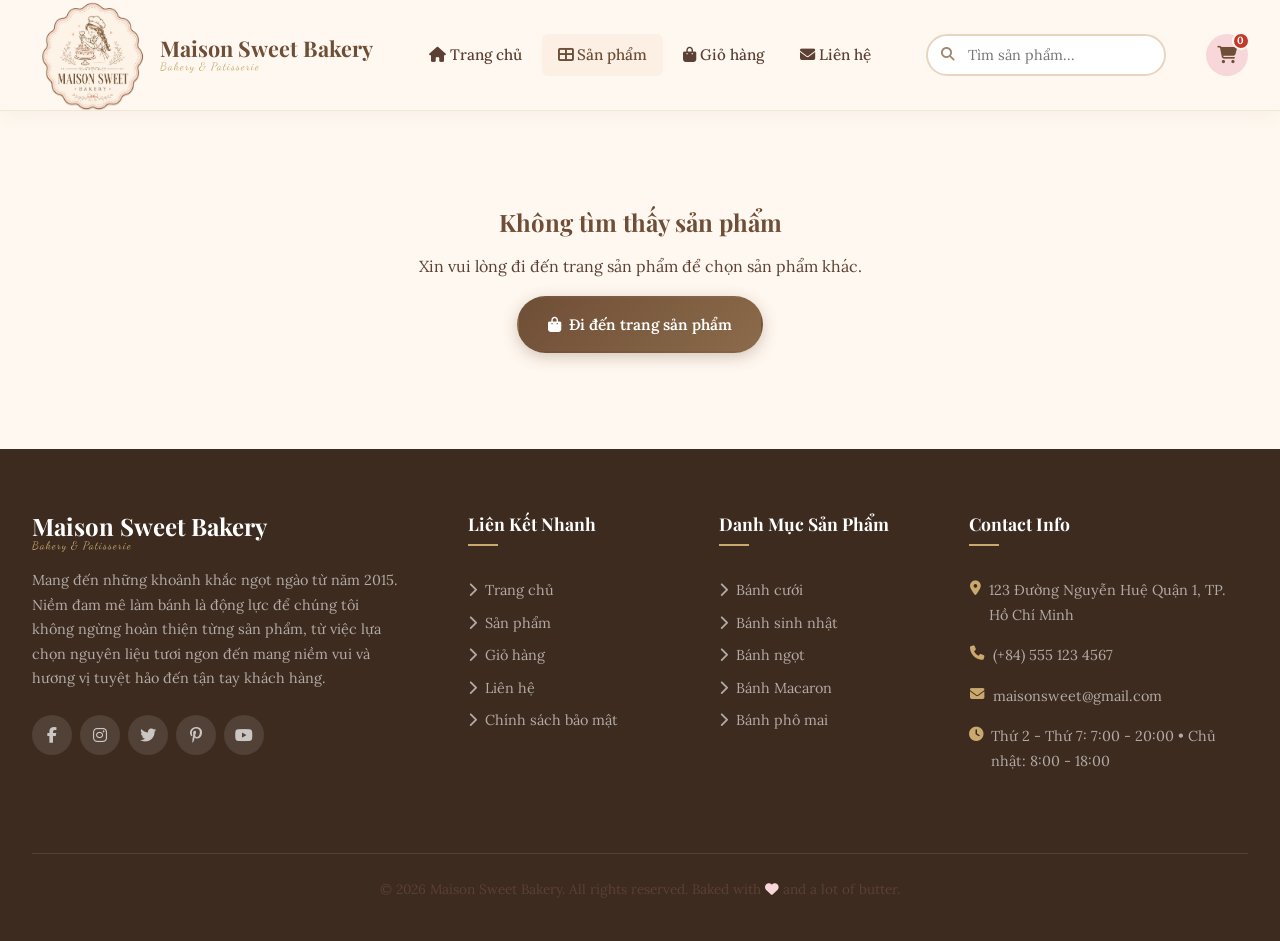
<file: product_details.html>
<!DOCTYPE html>
<html lang="en">
	<head>
		<meta charset="UTF-8">
		<meta name="viewport" content="width=device-width, initial-scale=1.0">
		<title>Sweet Crumbs Bakery - Classic Chocolate Layer Cake</title>
		<link rel="stylesheet" href="css/style.css">
		<link rel="stylesheet" href="css/product_details.css">
		<link rel="stylesheet" href="https://cdnjs.cloudflare.com/ajax/libs/font-awesome/6.5.1/css/all.min.css">
		<link href="https://fonts.googleapis.com/css2?family=Playfair+Display:wght@400;500;600;700&family=Lora:wght@400;500;600;700&family=Dancing+Script:wght@400;500;600;700&display=swap" rel="stylesheet">
	</head>
	<body>
		<!-- ========== HEADER ========== -->
		<header class="header">
			<div class="container">
				<a href="index.html" class="logo">
                    <!-- <div class="logo-icon"><i class="fas fa-birthday-cake"></i></div> -->
                    <div class="logo-image">
                        <img src="images/web_logo_small.png">
                    </div>
                    <div class="logo-text">
                        Maison Sweet Bakery
                        <small>Bakery &amp; Patisserie</small>
                    </div>
                </a>
				<nav class="nav-menu">
					<a href="index.html" class="nav-link"><i class="fas fa-home"></i> Trang chủ</a>
                    <a href="products.html" class="nav-link active"><i class="fas fa-th-large"></i> Sản phẩm</a>
                    <a href="cart.html" class="nav-link"><i class="fas fa-shopping-bag"></i> Giỏ hàng</a>
                    <a href="contact.html" class="nav-link"><i class="fas fa-envelope"></i> Liên hệ</a>
				</nav>
				<div class="search-box">
					<i class="fas fa-search search-icon"></i>
					<input type="text" id="txtHeaderSearch" placeholder="Tìm sản phẩm...">
				</div>
				<a href="cart.html" class="cart-icon" id="headerCart">
				<i class="fas fa-shopping-cart"></i>
				<span class="cart-badge" id="headerCartBadgeText"></span>
				</a>
			</div>
		</header>
		<!-- ========== PRODUCT DETAILS ========== -->
		<section class="section">
			<div class="container">
				<!-- Breadcrumb -->
				<nav class="breadcrumb" id="breadcrumb">
					<a href="index.html">Trang chủ</a>
					<span class="separator"><i class="fas fa-chevron-right"></i></span>
					<a href="products.html">Sản phẩm</a>
					<span class="separator"><i class="fas fa-chevron-right"></i></span>
					<span class="current" id="breadcrumbProduct"></span>
				</nav>

				<div class="product-details-section" id="productDetailsSection"></div>

			</div>
		</section>
		<!-- ========== FOOTER ========== -->
		<footer class="footer">
        <div class="container">
            <div class="footer-grid">
                <div class="footer-brand">
                    <div class="logo-text">
                        Maison Sweet Bakery
                        <small>Bakery &amp; Patisserie</small>
                    </div>
                    <p>Mang đến những khoảnh khắc ngọt ngào từ năm 2015.
Niềm đam mê làm bánh là động lực để chúng tôi không ngừng hoàn thiện từng sản phẩm, từ việc lựa chọn nguyên liệu tươi ngon đến mang niềm vui và hương vị tuyệt hảo đến tận tay khách hàng.</p>
                    <div class="footer-social">
                        <a href="#" aria-label="Facebook"><i class="fab fa-facebook-f"></i></a>
                        <a href="#" aria-label="Instagram"><i class="fab fa-instagram"></i></a>
                        <a href="#" aria-label="Twitter"><i class="fab fa-twitter"></i></a>
                        <a href="#" aria-label="Pinterest"><i class="fab fa-pinterest-p"></i></a>
                        <a href="#" aria-label="YouTube"><i class="fab fa-youtube"></i></a>
                    </div>
                </div>
                <div>
                    <h4>Liên Kết Nhanh</h4>
                    <ul class="footer-links">
                        <li><a href="index.html"><i class="fas fa-chevron-right"></i>Trang chủ</a></li>
                        <li><a href="products.html"><i class="fas fa-chevron-right"></i> Sản phẩm</a></li>
                        <li><a href="cart.html"><i class="fas fa-chevron-right"></i> Giỏ hàng</a></li>
                        <li><a href="contact.html"><i class="fas fa-chevron-right"></i> Liên hệ</a></li>
                        <li><a href="policy.html"><i class="fas fa-chevron-right"></i> Chính sách bảo mật</a></li>
                    </ul>
                </div>
                <div>
                    <h4>Danh Mục Sản Phẩm</h4>
                    <ul class="footer-links">
                        <li><a href="products.html"><i class="fas fa-chevron-right"></i> Bánh cưới</a></li>
                        <li><a href="products.html"><i class="fas fa-chevron-right"></i> Bánh sinh nhật</a></li>
                        <li><a href="products.html"><i class="fas fa-chevron-right"></i> Bánh ngọt</a></li>
                        <li><a href="products.html"><i class="fas fa-chevron-right"></i> Bánh Macaron</a></li>
                        <li><a href="products.html"><i class="fas fa-chevron-right"></i> Bánh phô mai</a></li>
                    </ul>
                </div>
                <div>
                    <h4>Contact Info</h4>
                    <ul class="footer-contact">
                        <li><i class="fas fa-map-marker-alt"></i> 123 Đường Nguyễn Huệ Quận 1, TP. Hồ Chí Minh</li>
                        <li><i class="fas fa-phone"></i> (+84) 555 123 4567</li>
                        <li><i class="fas fa-envelope"></i> maisonsweet@gmail.com</li>
                        <li><i class="fas fa-clock"></i> Thứ 2 - Thứ 7: 7:00 - 20:00 &bull; Chủ nhật: 8:00 - 18:00</li>
                    </ul>
                </div>
            </div>
            <div class="footer-bottom">
                <p>&copy; 2026 Maison Sweet Bakery. All rights reserved. Baked with <i class="fas fa-heart" style="color: var(--color-light-pink);"></i> and a lot of butter.</p>
            </div>
        </div>
    </footer>

		<!-- NEW Toast Notification -->
		<div id="toastBox" class="toast-box toast-success">
			<div class="toast-icon">
				<i class="fa-solid fa-circle-check"></i>
			</div>

			<div class="toast-content">
				<div class="toast-title"></div>
				<div class="toast-message"></div>
			</div>

			<button class="toast-close">
				<i class="fa-solid fa-xmark"></i>
			</button>
		</div>


        <script src="scripts/products_data.js"></script>
        <script src="scripts/products_main.js"></script>
        <script src="scripts/product_details.js"></script>
        <script src="scripts/header_search.js"></script>
	</body>
</html>
</file>
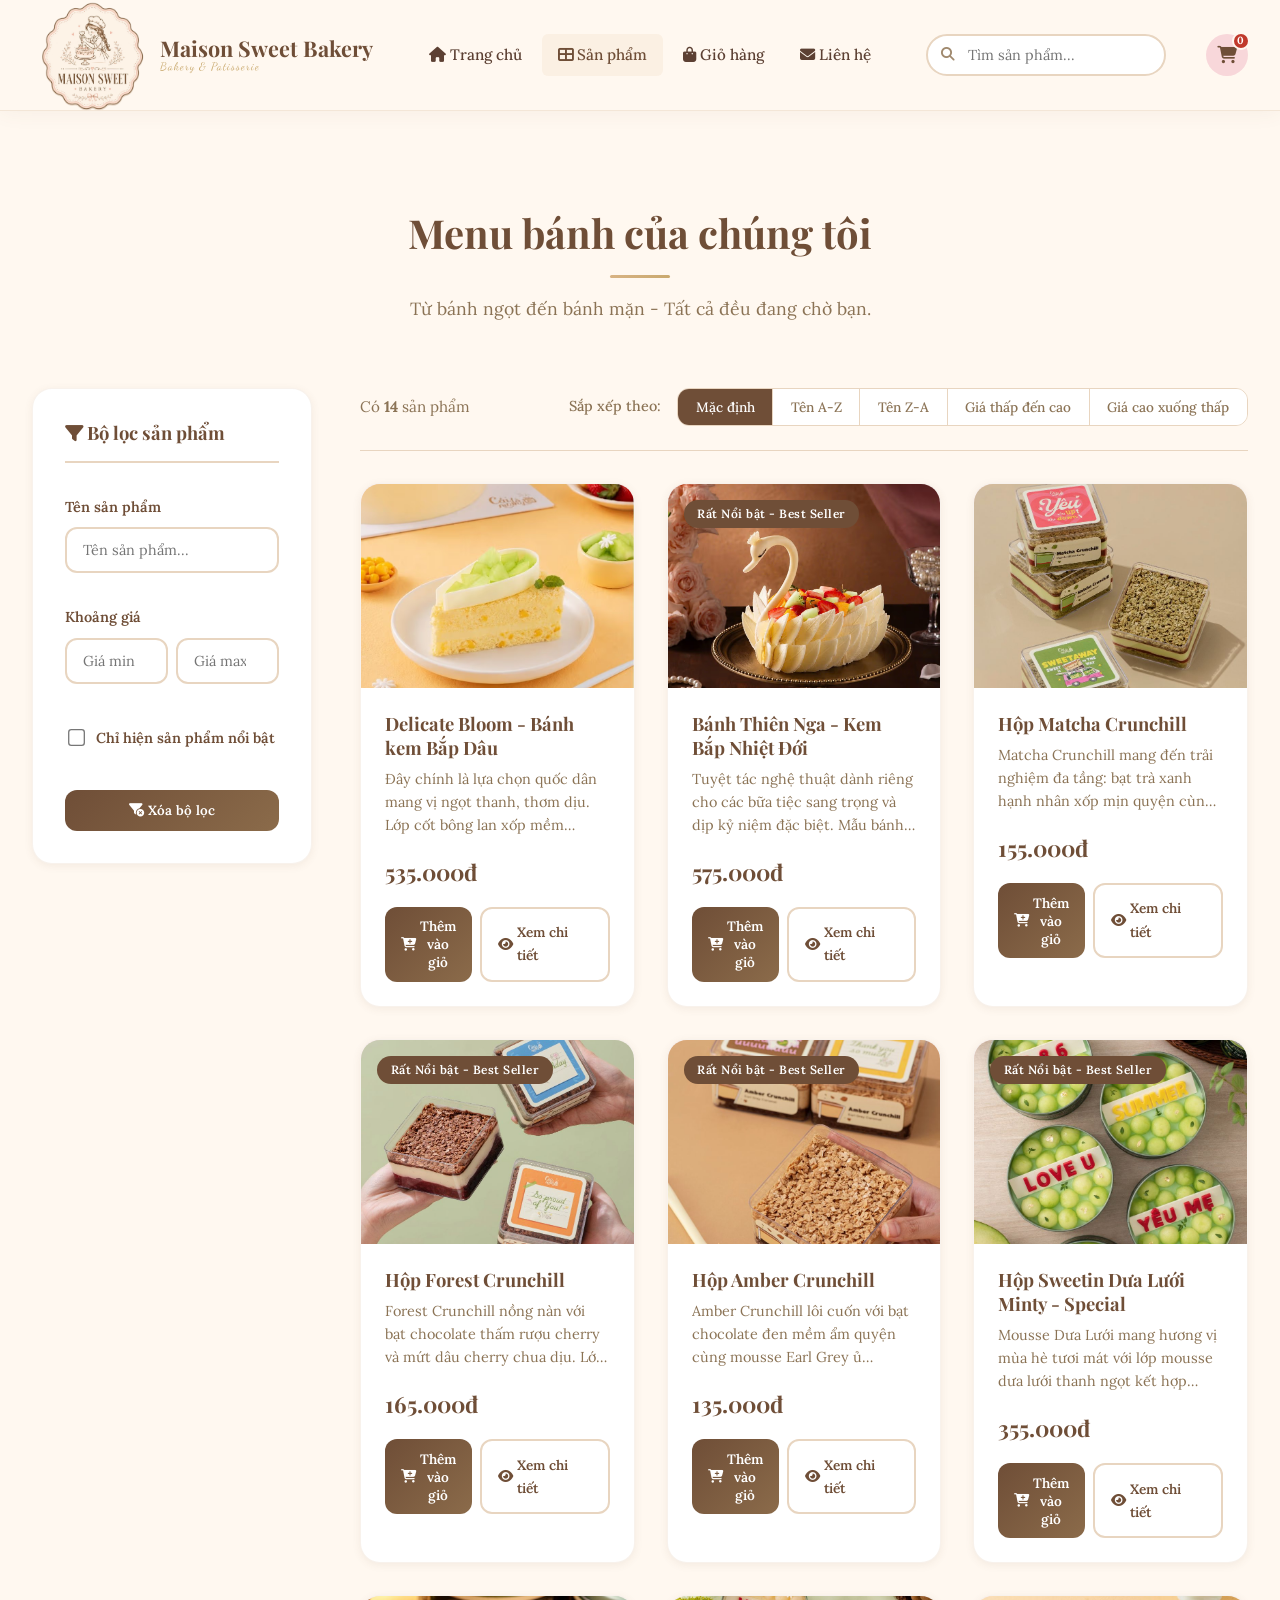
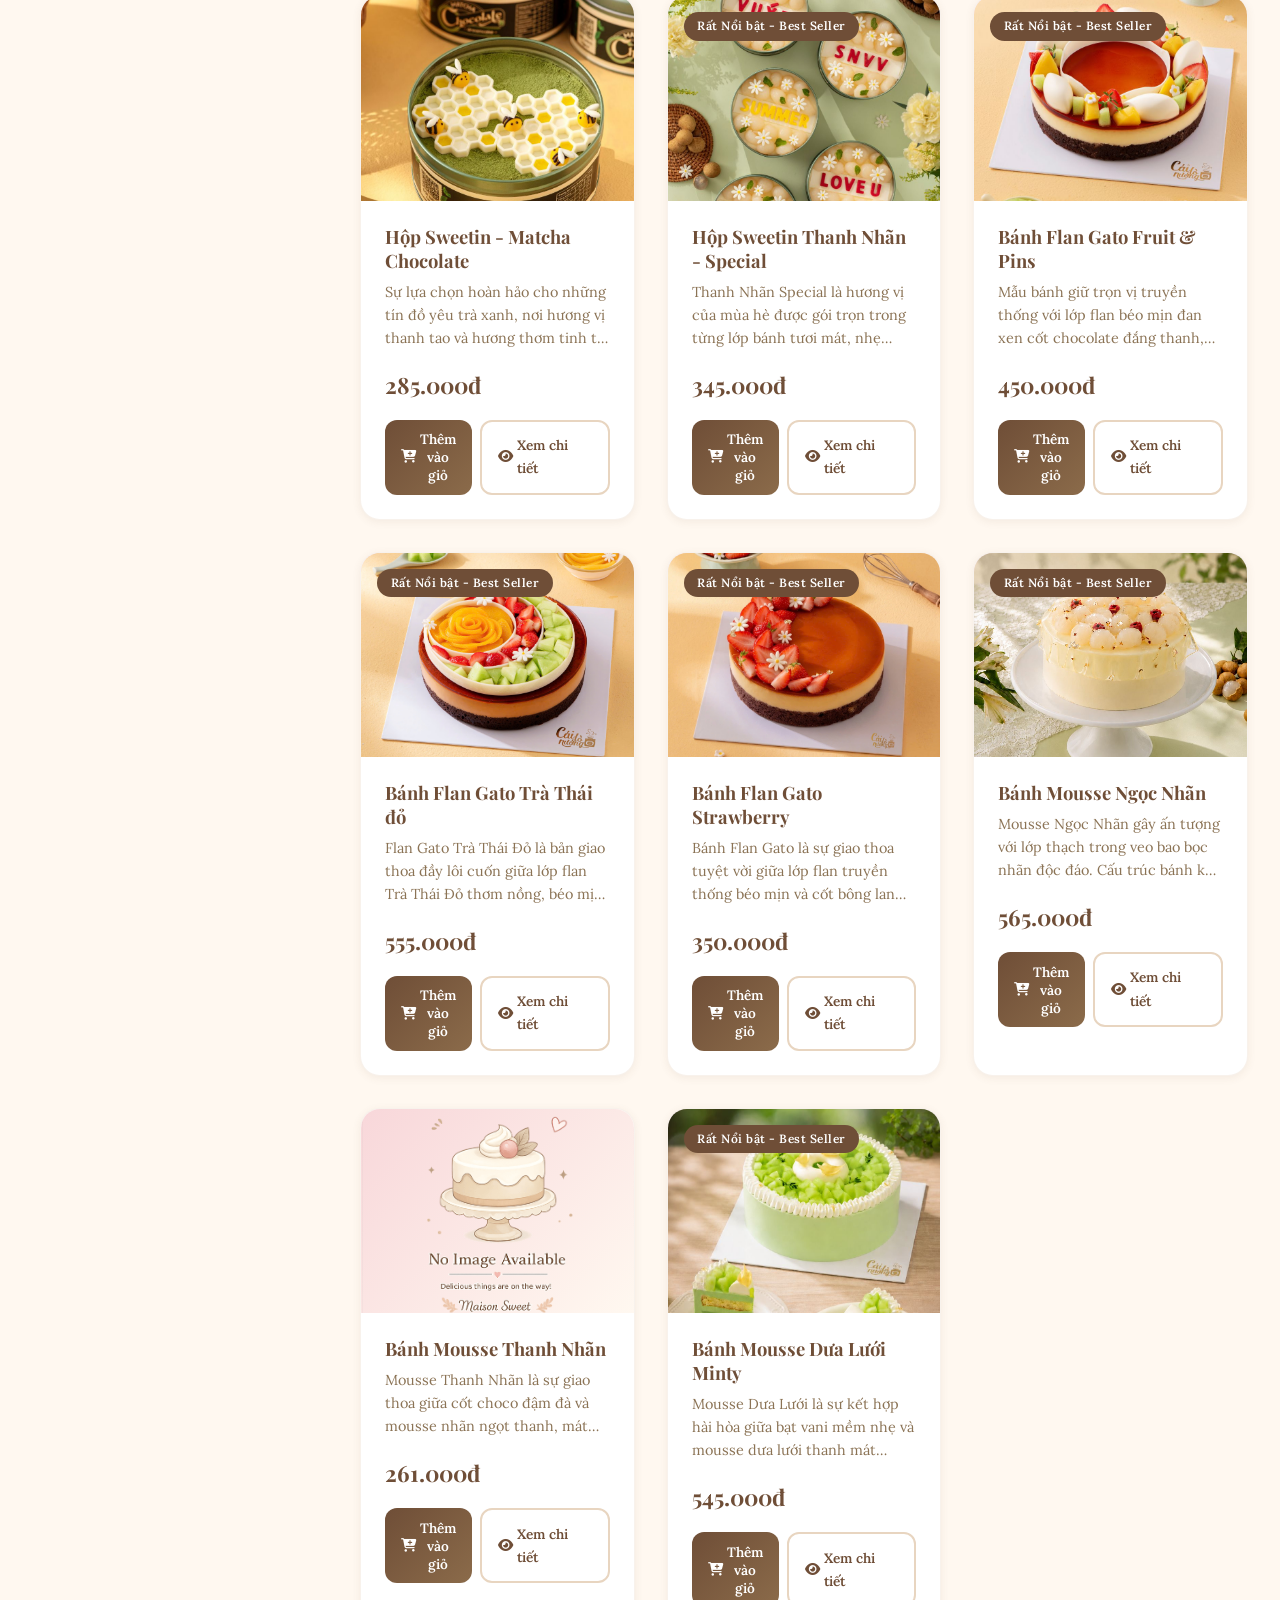
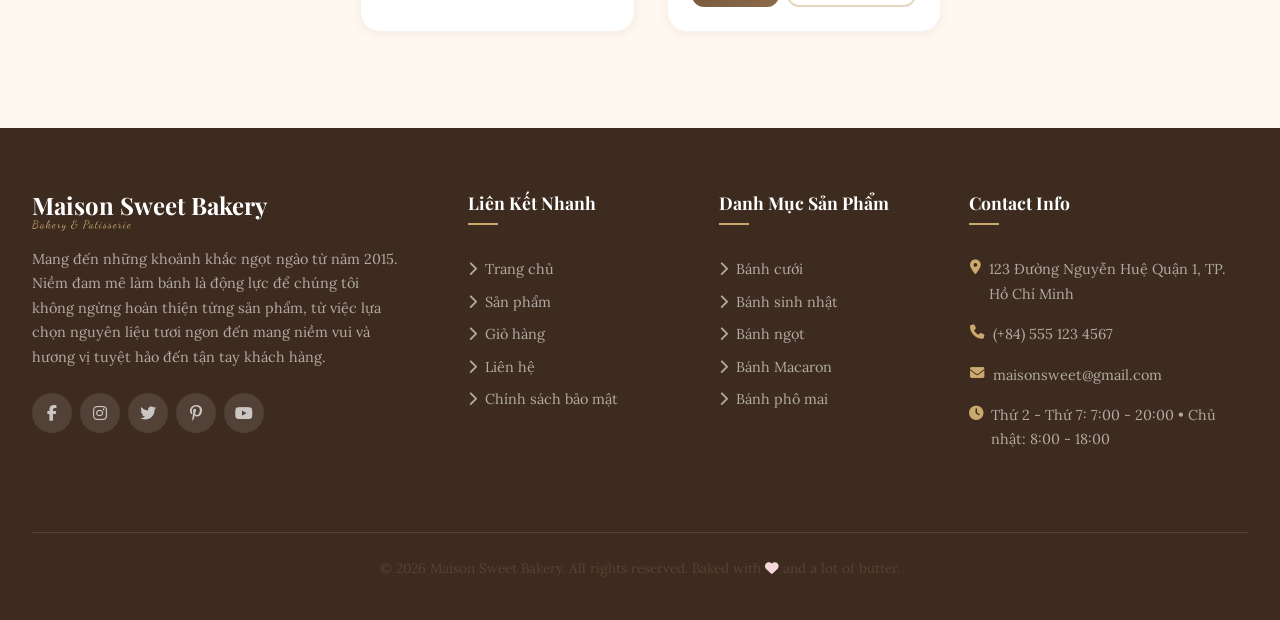
<file: products.html>
<!DOCTYPE html>
<html lang="en">
	<head>
		<meta charset="UTF-8">
		<meta name="viewport" content="width=device-width, initial-scale=1.0">
		<title>Sản phẩm | Maison Sweet Bakery</title>
		<link rel="stylesheet" href="css/style.css">
		<link rel="stylesheet" href="css/products.css">
		<link rel="stylesheet" href="https://cdnjs.cloudflare.com/ajax/libs/font-awesome/6.5.1/css/all.min.css">
		<link href="https://fonts.googleapis.com/css2?family=Playfair+Display:wght@400;500;600;700&family=Lora:wght@400;500;600;700&family=Dancing+Script:wght@400;500;600;700&display=swap" rel="stylesheet">
	</head>
	<body>
		<!-- ========== HEADER ========== -->
		<header class="header">
			<div class="container">
				<a href="index.html" class="logo">
					<!-- <div class="logo-icon"><i class="fas fa-birthday-cake"></i></div> -->
					<div class="logo-image">
						<img src="images/web_logo_small.png">
					</div>
					<div class="logo-text">
						Maison Sweet Bakery
						<small>Bakery &amp; Patisserie</small>
					</div>
				</a>
				<nav class="nav-menu">
					<a href="index.html" class="nav-link"><i class="fas fa-home"></i> Trang chủ</a>
                    <a href="products.html" class="nav-link active"><i class="fas fa-th-large"></i> Sản phẩm</a>
                    <a href="cart.html" class="nav-link"><i class="fas fa-shopping-bag"></i> Giỏ hàng</a>
                    <a href="contact.html" class="nav-link"><i class="fas fa-envelope"></i> Liên hệ</a>
				</nav>
				<div class="search-box">
					<i class="fas fa-search search-icon"></i>
					<input type="text" id="txtHeaderSearch" placeholder="Tìm sản phẩm...">
				</div>
				<a href="cart.html" class="cart-icon" id="headerCart">
				<i class="fas fa-shopping-cart"></i>
				<span class="cart-badge" id="headerCartBadgeText"></span>
				</a>
			</div>
		</header>


		<!-- ========== PRODUCTS SECTION ========== -->
		<section class="section products-container-section">
			<div class="container">
				<div class="section-title">
					<h2>Menu bánh của chúng tôi</h2>
					<p>Từ bánh ngọt đến bánh mặn - Tất cả đều đang chờ bạn.</p>
				</div>
				<div class="products-layout">
					<!-- Filter Sidebar -->
					<aside class="filter-sidebar">
						<h3><i class="fas fa-filter"></i> Bộ lọc sản phẩm</h3>
						<div class="filter-group">
							<label for="searchKeyword">Tên sản phẩm</label>
							<input type="text" id="searchKeywordTextBox" placeholder="Tên sản phẩm...">
						</div>
						<div class="filter-group">
							<label>Khoảng giá</label>
							<div class="price-range">
								<input type="number" id="minPriceTextBox" placeholder="Giá min" min="0">
								<input type="number" id="maxPriceTextBox" placeholder="Giá max">
							</div>
							<div id="priceErrorMsg" class="field-error-msgbox" style="display: none;"></div>
						</div>

						<div class="filter-group filter-checkbox">
							<input type="checkbox" id="chkOnlyFeatured" name="only_featured">
							<label for="chkOnlyFeatured">Chỉ hiện sản phẩm nổi bật</label>
						</div>

						<button class="apply-filters-btn" id="btnClearFilters">
							<i class="fa-solid fa-filter-circle-xmark"></i> Xóa bộ lọc
						</button>
					</aside>
					<!-- Product Grid Area -->
					<div>
						<div class="product-toolbar" id="productToolbar">
							<span class="product-toolbar-count" id="productCountDiv">Có <strong id="productsCountText"></strong> sản phẩm</span>
							<div class="product-toolbar-sort">
								<span class="sort-label">Sắp xếp theo:</span>
								<div class="sort-toggle-group">
									<button class="sort-toggle-btn active" id="btnDefaultSort" data-sorttype="default">
									Mặc định
									</button>
									<button class="sort-toggle-btn" id="btnSortByNameAsc" data-sorttype="name_asc">
									Tên A-Z
									</button>
									<button class="sort-toggle-btn" id="btnSortByNameDesc" data-sorttype="name_desc">
									Tên Z-A
									</button>
									<button class="sort-toggle-btn" id="btnSortByPriceAsc" data-sorttype="price_asc">
									Giá thấp đến cao
									</button>
									<button class="sort-toggle-btn" id="btnSortByPriceDesc" data-sorttype="price_desc">
									Giá cao xuống thấp
									</button>
								</div>
							</div>
						</div>

						<div id="productsGridSection"></div>
					</div>
				</div>
			</div>
		</section>


		<!-- ========== FOOTER ========== -->
		<footer class="footer">
			<div class="container">
				<div class="footer-grid">
					<div class="footer-brand">
						<div class="logo-text">
							Maison Sweet Bakery
							<small>Bakery &amp; Patisserie</small>
						</div>
						<p>Mang đến những khoảnh khắc ngọt ngào từ năm 2015.
	Niềm đam mê làm bánh là động lực để chúng tôi không ngừng hoàn thiện từng sản phẩm, từ việc lựa chọn nguyên liệu tươi ngon đến mang niềm vui và hương vị tuyệt hảo đến tận tay khách hàng.</p>
						<div class="footer-social">
							<a href="#" aria-label="Facebook"><i class="fab fa-facebook-f"></i></a>
							<a href="#" aria-label="Instagram"><i class="fab fa-instagram"></i></a>
							<a href="#" aria-label="Twitter"><i class="fab fa-twitter"></i></a>
							<a href="#" aria-label="Pinterest"><i class="fab fa-pinterest-p"></i></a>
							<a href="#" aria-label="YouTube"><i class="fab fa-youtube"></i></a>
						</div>
					</div>
					<div>
						<h4>Liên Kết Nhanh</h4>
						<ul class="footer-links">
							<li><a href="index.html"><i class="fas fa-chevron-right"></i>Trang chủ</a></li>
							<li><a href="products.html"><i class="fas fa-chevron-right"></i> Sản phẩm</a></li>
							<li><a href="cart.html"><i class="fas fa-chevron-right"></i> Giỏ hàng</a></li>
							<li><a href="contact.html"><i class="fas fa-chevron-right"></i> Liên hệ</a></li>
							<li><a href="policy.html"><i class="fas fa-chevron-right"></i> Chính sách bảo mật</a></li>
						</ul>
					</div>
					<div>
						<h4>Danh Mục Sản Phẩm</h4>
						<ul class="footer-links">
							<li><a href="products.html"><i class="fas fa-chevron-right"></i> Bánh cưới</a></li>
							<li><a href="products.html"><i class="fas fa-chevron-right"></i> Bánh sinh nhật</a></li>
							<li><a href="products.html"><i class="fas fa-chevron-right"></i> Bánh ngọt</a></li>
							<li><a href="products.html"><i class="fas fa-chevron-right"></i> Bánh Macaron</a></li>
							<li><a href="products.html"><i class="fas fa-chevron-right"></i> Bánh phô mai</a></li>
						</ul>
					</div>
					<div>
						<h4>Contact Info</h4>
						<ul class="footer-contact">
							<li><i class="fas fa-map-marker-alt"></i> 123 Đường Nguyễn Huệ Quận 1, TP. Hồ Chí Minh</li>
							<li><i class="fas fa-phone"></i> (+84) 555 123 4567</li>
							<li><i class="fas fa-envelope"></i> maisonsweet@gmail.com</li>
							<li><i class="fas fa-clock"></i> Thứ 2 - Thứ 7: 7:00 - 20:00 &bull; Chủ nhật: 8:00 - 18:00</li>
						</ul>
					</div>
				</div>
				<div class="footer-bottom">
					<p>&copy; 2026 Maison Sweet Bakery. All rights reserved. Baked with <i class="fas fa-heart" style="color: var(--color-light-pink);"></i> and a lot of butter.</p>
				</div>
			</div>
    	</footer>

		<!-- NEW Toast Notification -->
		<div id="toastBox" class="toast-box toast-success">
			<div class="toast-icon">
				<i class="fa-solid fa-circle-check"></i>
			</div>

			<div class="toast-content">
				<div class="toast-title"></div>
				<div class="toast-message"></div>
			</div>

			<button class="toast-close">
				<i class="fa-solid fa-xmark"></i>
			</button>
		</div>

		<script src="scripts/products_data.js"></script>
        <script src="scripts/products_main.js"></script>
		<script src="scripts/products.js"></script>
		<script src="scripts/header_search.js"></script>

		<script>
            // let urlParams = new URLSearchParams(window.location.search);
            // let searchedKeyword = urlParams.get("keyword");
            // console.log("keyword param : " + searchedKeyword);
            // console.log("productId param : " + urlParams.get("productId"));
		</script>
	</body>
</html>
</file>
<file: css/style.css>
/* =====================================================
   Sweet Crumbs Bakery - Main Stylesheet
   Theme: Warm, cozy, elegant bakery style
   Colors: Cream, Light Pink, Light Brown, Chocolate Brown
   ===================================================== */

/* === CSS Variables === */
:root {
  /* Colors */
  --color-cream: #fff8f0;
  --color-light-pink: #f8d7da;
  --color-light-brown: #d8b384;
  --color-chocolate: #6f4e37;
  --color-white: #ffffff;
  --color-dark: #3d2b1f;
  --color-gold: #c9a96e;
  --color-rose: #e8a0bf;
  --color-text: #5c4033;
  --color-text-light: #8b7355;
  --color-text-muted: #a0896e;
  --color-border: #e8d5c0;
  --color-success: #6b8e5a;
  --color-danger: #c0392b;
  --color-shadow: rgba(111, 78, 55, 0.08);
  --color-shadow-hover: rgba(111, 78, 55, 0.16);

  /* Typography */
  --font-heading: "Playfair Display", Georgia, serif;
  --font-body: "Lora", "Georgia", serif;
  --font-accent: "Dancing Script", cursive;

  /* Spacing */
  --space-xs: 0.25rem;
  --space-sm: 0.5rem;
  --space-md: 1rem;
  --space-lg: 1.5rem;
  --space-xl: 2rem;
  --space-2xl: 3rem;
  --space-3xl: 4rem;
  --space-4xl: 6rem;

  /* Border Radius */
  --radius-sm: 6px;
  --radius-md: 12px;
  --radius-lg: 20px;
  --radius-xl: 30px;
  --radius-full: 50%;

  /* Shadows */
  --shadow-sm: 0 2px 8px var(--color-shadow);
  --shadow-md: 0 4px 16px var(--color-shadow);
  --shadow-lg: 0 8px 32px var(--color-shadow-hover);
  --shadow-xl: 0 12px 48px var(--color-shadow-hover);

  /* Transitions */
  --transition-fast: 0.2s ease;
  --transition-normal: 0.3s ease;
  --transition-slow: 0.5s ease;

  /* Layout */
  --header-height: 80px;
  --max-width: 1280px;
}

/* === Reset & Base === */
*,
*::before,
*::after {
  margin: 0;
  padding: 0;
  box-sizing: border-box;
}

html {
  scroll-behavior: smooth;
  font-size: 16px;
}

body {
  font-family: var(--font-body);
  color: var(--color-text);
  background-color: var(--color-cream);
  line-height: 1.7;
  -webkit-font-smoothing: antialiased;
  -moz-osx-font-smoothing: grayscale;
}

h1,
h2,
h3,
h4,
h5,
h6 {
  font-family: var(--font-heading);
  color: var(--color-chocolate);
  line-height: 1.3;
  font-weight: 700;
}

h1 {
  font-size: 2.75rem;
}

h2 {
  font-size: 2.25rem;
}

h3 {
  font-size: 1.5rem;
}

h4 {
  font-size: 1.25rem;
}

p {
  margin-bottom: var(--space-md);
  color: var(--color-text);
}

a {
  text-decoration: none;
  color: inherit;
  transition: color var(--transition-fast);
}

img {
  max-width: 100%;
  height: auto;
  display: block;
}

ul,
ol {
  list-style: none;
}

button {
  font-family: var(--font-body);
  cursor: pointer;
  border: none;
  outline: none;
}

input,
select,
textarea {
  font-family: var(--font-body);
  font-size: 1rem;
  border: 2px solid var(--color-border);
  border-radius: var(--radius-md);
  padding: 0.75rem 1rem;
  background: var(--color-white);
  color: var(--color-text);
  transition:
    border-color var(--transition-fast),
    box-shadow var(--transition-fast);
  width: 100%;
}

input:focus,
select:focus,
textarea:focus {
  outline: none;
  border-color: var(--color-light-brown);
  box-shadow: 0 0 0 4px rgba(216, 179, 132, 0.15);
}

.errorcontact {
  color: var(--color-danger);
  margin-top: 5px;
  font-size: 0.85rem;
}

select {
  appearance: none;
  background-image: url("data:image/svg+xml,%3Csvg xmlns='http://www.w3.org/2000/svg' width='12' height='12' viewBox='0 0 12 12'%3E%3Cpath fill='%236F4E37' d='M6 8L1 3h10z'/%3E%3C/svg%3E");
  background-repeat: no-repeat;
  background-position: right 1rem center;
  padding-right: 2.5rem;
}

/* === Utility === */
.container {
  max-width: var(--max-width);
  margin: 0 auto;
  padding: 0 var(--space-xl);
}

.section {
  padding: var(--space-4xl) 0;
}

.section-title {
  text-align: center;
  margin-bottom: var(--space-3xl);
}

.section-title h2 {
  font-size: 2.5rem;
  margin-bottom: var(--space-md);
  position: relative;
  display: inline-block;
}

.section-title h2::after {
  content: "";
  display: block;
  width: 60px;
  height: 3px;
  background: linear-gradient(
    135deg,
    var(--color-light-brown),
    var(--color-gold)
  );
  margin: var(--space-md) auto 0;
  border-radius: 2px;
}

.section-title p {
  font-size: 1.1rem;
  color: var(--color-text-light);
  max-width: 550px;
  margin: 0 auto;
}

.accent-text {
  font-family: var(--font-accent);
  color: var(--color-gold);
}

/* === Header === */
.header {
  /* position: sticky;
  top: 0;
  z-index: 1000; */
  padding: 15px 0px;
  background: rgba(255, 248, 240, 0.97);
  backdrop-filter: blur(12px);
  -webkit-backdrop-filter: blur(12px);
  border-bottom: 1px solid rgba(232, 213, 192, 0.5);
  box-shadow: 0 2px 20px rgba(111, 78, 55, 0.06);
}

.header .container {
  display: flex;
  align-items: center;
  justify-content: space-between;
  height: var(--header-height);
  gap: var(--space-xl);
}

/* Logo */
.logo {
  display: flex;
  align-items: center;
  gap: var(--space-sm);
  flex-shrink: 0;
}

.logo-icon {
  width: 44px;
  height: 44px;
  background: linear-gradient(
    135deg,
    var(--color-light-brown),
    var(--color-chocolate)
  );
  border-radius: var(--radius-md);
  display: flex;
  align-items: center;
  justify-content: center;
  color: var(--color-white);
  font-size: 1.3rem;
}

.logo-image img {
  width: 120px;
  height: 120px;
}

.logo-text {
  font-family: var(--font-heading);
  font-size: 1.35rem;
  color: var(--color-chocolate);
  font-weight: 700;
  line-height: 1.1;
}

.logo-text small {
  display: block;
  font-family: var(--font-accent);
  font-size: 0.7rem;
  color: var(--color-gold);
  font-weight: 400;
  letter-spacing: 1px;
}

/* Navigation */
.nav-menu {
  display: flex;
  align-items: center;
  gap: var(--space-xs);
}

.nav-link {
  padding: 0.5rem 1rem;
  color: var(--color-text);
  font-weight: 500;
  font-size: 0.95rem;
  border-radius: var(--radius-sm);
  transition: all var(--transition-fast);
  white-space: nowrap;
}

.nav-link:hover,
.nav-link.active {
  color: var(--color-chocolate);
  background: rgba(216, 179, 132, 0.12);
}

/* Search Box */
.search-box {
  position: relative;
  flex-shrink: 0;
}

.search-box input {
  width: 240px;
  padding: 0.6rem 1rem 0.6rem 2.5rem;
  border-radius: 50px;
  font-size: 0.9rem;
  border: 2px solid var(--color-border);
  background: var(--color-white);
  transition: all var(--transition-normal);
}

.search-box input:focus {
  width: 300px;
  border-color: var(--color-light-brown);
  box-shadow: 0 0 0 4px rgba(216, 179, 132, 0.12);
}

.search-box .search-icon {
  position: absolute;
  left: 0.9rem;
  top: 50%;
  transform: translateY(-50%);
  color: var(--color-text-muted);
  font-size: 0.85rem;
}

/* Cart Icon */
.cart-icon {
  position: relative;
  display: flex;
  align-items: center;
  justify-content: center;
  width: 42px;
  height: 42px;
  border-radius: var(--radius-full);
  background: var(--color-light-pink);
  color: var(--color-chocolate);
  font-size: 1.1rem;
  transition: all var(--transition-fast);
  flex-shrink: 0;
}

.cart-icon:hover {
  background: var(--color-chocolate);
  color: var(--color-white);
  transform: scale(1.05);
}

.cart-badge {
  position: absolute;
  top: -2px;
  right: -2px;
  background: var(--color-danger);
  color: var(--color-white);
  font-size: 0.65rem;
  font-weight: 700;
  width: 18px;
  height: 18px;
  border-radius: var(--radius-full);
  display: flex;
  align-items: center;
  justify-content: center;
  border: 2px solid var(--color-cream);
}

/* === Hero Slider === */
.hero-slider {
  position: relative;
  width: 100%;
  min-height: 560px;
  overflow: hidden;
  background: linear-gradient(
    135deg,
    #fff8f0 0%,
    #f8e8d6 30%,
    #f0d4b8 70%,
    #e8c4a0 100%
  );
}

.hero-slider .slide {
  position: absolute;
  inset: 0;
  display: grid;
  grid-template-columns: 1fr 1fr;
  gap: var(--space-3xl);
  align-items: center;
  padding: var(--space-3xl) 8%;
  opacity: 0;
  visibility: hidden;
  transition:
    opacity 0.8s ease,
    visibility 0.8s ease;
}

.hero-slider .slide.active {
  opacity: 1;
  visibility: visible;
}

.slide-content {
  position: relative;
  z-index: 2;
}

.slide-badge {
  display: inline-flex;
  align-items: center;
  gap: var(--space-sm);
  background: rgba(255, 255, 255, 0.7);
  backdrop-filter: blur(8px);
  padding: 0.4rem 1rem;
  border-radius: 50px;
  font-size: 0.85rem;
  color: var(--color-chocolate);
  font-weight: 500;
  margin-bottom: var(--space-lg);
  border: 1px solid rgba(216, 179, 132, 0.3);
}

.slide-content h2 {
  font-size: 3.2rem;
  line-height: 1.15;
  margin-bottom: var(--space-lg);
  color: var(--color-dark);
  font-family: var(--font-heading);
  max-width: 520px;
}

.slide-content p {
  font-size: 1.15rem;
  color: var(--color-text-light);
  /* margin-bottom: var(--space-xl); */
  max-width: 480px;
  line-height: 1.8;
}

.slide-image {
  display: flex;
  justify-content: center;
  align-items: center;
  position: relative;
  z-index: 1;
}

.slide-image img {
  width: 100%;
  max-width: 500px;
  border-radius: var(--radius-lg);
  box-shadow: var(--shadow-xl);
  object-fit: cover;
  aspect-ratio: 4/3;
  transition: transform 0.6s ease;
}

.slide.active .slide-image img {
  transform: scale(1);
}

/* Slider navigation arrows */
.slider-btn {
  position: absolute;
  top: 50%;
  transform: translateY(-50%);
  z-index: 10;
  width: 50px;
  height: 50px;
  border: none;
  border-radius: var(--radius-full);
  background: rgba(255, 255, 255, 0.85);
  backdrop-filter: blur(8px);
  color: var(--color-chocolate);
  font-size: 1.8rem;
  cursor: pointer;
  box-shadow: var(--shadow-md);
  transition: all var(--transition-normal);
  display: flex;
  align-items: center;
  justify-content: center;
  line-height: 1;
}

.slider-btn:hover {
  background: var(--color-white);
  box-shadow: var(--shadow-lg);
  transform: translateY(-50%) scale(1.08);
}

.slider-btn-prev {
  left: 24px;
}

.slider-btn-next {
  right: 24px;
}

/* Slider dots */
.slider-dots {
  position: absolute;
  bottom: 28px;
  left: 50%;
  transform: translateX(-50%);
  z-index: 10;
  display: flex;
  gap: 12px;
}

.slider-dot {
  width: 12px;
  height: 12px;
  border-radius: var(--radius-full);
  border: 2px solid var(--color-chocolate);
  background: transparent;
  cursor: pointer;
  transition: all var(--transition-normal);
  padding: 0;
}

.slider-dot.active {
  background: var(--color-chocolate);
  transform: scale(1.2);
}

.slider-dot:hover {
  background: var(--color-light-brown);
  border-color: var(--color-light-brown);
}

/* === Buttons === */
.btn {
  display: inline-flex;
  align-items: center;
  justify-content: center;
  gap: var(--space-sm);
  padding: 0.85rem 1.8rem;
  border-radius: 50px;
  font-weight: 600;
  font-size: 0.95rem;
  transition: all var(--transition-normal);
  white-space: nowrap;
  border: 2px solid transparent;
}

.btn-primary {
  background: linear-gradient(135deg, var(--color-chocolate), #8b6b4a);
  color: var(--color-white);
  box-shadow: 0 4px 15px rgba(111, 78, 55, 0.3);
}

.btn-primary:hover {
  transform: translateY(-2px);
  box-shadow: 0 6px 25px rgba(111, 78, 55, 0.4);
  background: linear-gradient(135deg, #8b6b4a, var(--color-chocolate));
}

.btn-secondary {
  background: var(--color-white);
  color: var(--color-chocolate);
  border-color: var(--color-chocolate);
}

.btn-secondary:hover {
  background: var(--color-chocolate);
  color: var(--color-white);
  transform: translateY(-2px);
}

.btn-outline {
  background: transparent;
  color: var(--color-chocolate);
  border: 2px solid var(--color-light-brown);
}

.btn-outline:hover {
  background: var(--color-light-brown);
  color: var(--color-white);
  transform: translateY(-2px);
}

.btn-small {
  padding: 0.5rem 1.2rem;
  font-size: 0.85rem;
}

/* === Product Cards === */
.product-grid {
  display: grid;
  grid-template-columns: repeat(3, 1fr);
  gap: var(--space-xl);
}

.product-card {
  background: var(--color-white);
  border-radius: var(--radius-lg);
  overflow: hidden;
  box-shadow: var(--shadow-sm);
  transition: all var(--transition-normal);
  border: 1px solid rgba(232, 213, 192, 0.3);
}

.product-card:hover {
  transform: translateY(-6px);
  box-shadow: var(--shadow-lg);
}

.product-card-image {
  position: relative;
  overflow: hidden;
  /* aspect-ratio: 1/1; */
  aspect-ratio: 4/3;
  background: linear-gradient(
    135deg,
    var(--color-light-pink) 0%,
    var(--color-cream) 100%
  );
}

.product-card-image img {
  width: 100%;
  height: 100%;
  object-fit: cover;
  transition: transform var(--transition-slow);
}

.product-card:hover .product-card-image img {
  transform: scale(1.08);
}

.product-card-tag {
  position: absolute;
  top: var(--space-md);
  left: var(--space-md);
  background: var(--color-chocolate);
  color: var(--color-white);
  padding: 0.25rem 0.85rem;
  border-radius: 50px;
  font-size: 0.75rem;
  font-weight: 600;
  letter-spacing: 0.5px;
}

.product-card-body {
  padding: var(--space-lg);
}

.product-card-body h3 {
  font-size: 1.15rem;
  margin-bottom: var(--space-sm);
}

.product-card-body .short-desc {
  font-size: 0.9rem;
  color: var(--color-text-light);
  margin-bottom: var(--space-md);
  line-height: 1.6;
  display: -webkit-box;
  -webkit-line-clamp: 3;
  -webkit-box-orient: vertical;
  overflow: hidden;
}

.product-card-footer {
  display: flex;
  align-items: center;
  justify-content: space-between;
  margin-bottom: var(--space-md);
}

.product-price {
  font-family: var(--font-heading);
  font-size: 1.4rem;
  color: var(--color-chocolate);
  font-weight: 700;
}

.product-card-actions {
  display: flex;
  gap: var(--space-sm);
}

.add-to-cart-btn {
  flex: 1;
  padding: 0.65rem 1rem;
  background: linear-gradient(135deg, var(--color-chocolate), #8b6b4a);
  color: var(--color-white);
  border-radius: var(--radius-md);
  font-weight: 600;
  font-size: 0.85rem;
  transition: all var(--transition-fast);
  display: flex;
  align-items: center;
  justify-content: center;
  gap: var(--space-xs);
}

.add-to-cart-btn:hover {
  transform: translateY(-1px);
  box-shadow: 0 4px 12px rgba(111, 78, 55, 0.3);
}

.view-details-btn {
  padding: 0.65rem 1rem;
  background: transparent;
  color: var(--color-chocolate);
  border: 2px solid var(--color-border);
  border-radius: var(--radius-md);
  font-weight: 600;
  font-size: 0.85rem;
  transition: all var(--transition-fast);
  display: flex;
  align-items: center;
  justify-content: center;
  gap: var(--space-xs);
}

.view-details-btn:hover {
  border-color: var(--color-chocolate);
  background: rgba(111, 78, 55, 0.05);
}

/* === Why Choose Us / Features === */
.features-grid {
  display: grid;
  grid-template-columns: repeat(3, 1fr);
  gap: var(--space-xl);
}

.feature-card {
  background: var(--color-white);
  padding: var(--space-2xl);
  border-radius: var(--radius-lg);
  text-align: center;
  box-shadow: var(--shadow-sm);
  transition: all var(--transition-normal);
  border: 1px solid rgba(232, 213, 192, 0.3);
}

.feature-card:hover {
  transform: translateY(-4px);
  box-shadow: var(--shadow-md);
}

.feature-icon {
  width: 72px;
  height: 72px;
  border-radius: var(--radius-full);
  display: flex;
  align-items: center;
  justify-content: center;
  margin: 0 auto var(--space-lg);
  font-size: 1.8rem;
}

.feature-icon.pink {
  background: var(--color-light-pink);
  color: var(--color-chocolate);
}

.feature-icon.brown {
  background: rgba(216, 179, 132, 0.25);
  color: var(--color-chocolate);
}

.feature-icon.gold {
  background: rgba(201, 169, 110, 0.2);
  color: var(--color-chocolate);
}

.feature-card h3 {
  margin-bottom: var(--space-md);
  font-size: 1.2rem;
}

.feature-card p {
  color: var(--color-text-light);
  font-size: 0.95rem;
  line-height: 1.7;
}

/* === Footer === */
.footer {
  background: var(--color-dark);
  color: rgba(255, 255, 255, 0.8);
  padding: var(--space-3xl) 0 0;
}

.footer-grid {
  display: grid;
  grid-template-columns: 2fr 1fr 1fr 1.5fr;
  gap: var(--space-3xl);
  padding-bottom: var(--space-3xl);
  border-bottom: 1px solid rgba(255, 255, 255, 0.1);
}

.footer-brand .logo-text {
  color: var(--color-white);
  font-size: 1.5rem;
  margin-bottom: var(--space-md);
}

.footer-brand .logo-text small {
  color: var(--color-gold);
}

.footer-brand p {
  color: rgba(255, 255, 255, 0.6);
  font-size: 0.9rem;
  line-height: 1.7;
}

.footer-social {
  display: flex;
  gap: var(--space-sm);
  margin-top: var(--space-lg);
}

.footer-social a {
  width: 40px;
  height: 40px;
  border-radius: var(--radius-full);
  background: rgba(255, 255, 255, 0.1);
  display: flex;
  align-items: center;
  justify-content: center;
  color: rgba(255, 255, 255, 0.7);
  transition: all var(--transition-fast);
}

.footer-social a:hover {
  background: var(--color-light-brown);
  color: var(--color-white);
  transform: translateY(-2px);
}

.footer h4 {
  color: var(--color-white);
  font-size: 1.1rem;
  margin-bottom: var(--space-lg);
  position: relative;
  padding-bottom: var(--space-sm);
}

.footer h4::after {
  content: "";
  display: block;
  width: 30px;
  height: 2px;
  background: var(--color-gold);
  margin-top: var(--space-sm);
}

.footer-links li {
  margin-bottom: var(--space-sm);
}

.footer-links a {
  color: rgba(255, 255, 255, 0.6);
  font-size: 0.9rem;
  transition: all var(--transition-fast);
  display: flex;
  align-items: center;
  gap: var(--space-sm);
}

.footer-links a:hover {
  color: var(--color-gold);
  transform: translateX(4px);
}

.footer-contact li {
  display: flex;
  align-items: flex-start;
  gap: var(--space-sm);
  margin-bottom: var(--space-md);
  color: rgba(255, 255, 255, 0.6);
  font-size: 0.9rem;
}

.footer-contact li i {
  color: var(--color-gold);
  margin-top: 0.2rem;
  width: 16px;
  text-align: center;
}

.footer-bottom {
  padding: var(--space-lg) 0;
  text-align: center;
  color: rgba(255, 255, 255, 0.4);
  font-size: 0.85rem;
}

/* === Products Page Layout === */
.products-layout {
  display: grid;
  grid-template-columns: 280px 1fr;
  gap: var(--space-2xl);
}

.products-header {
  display: flex;
  align-items: center;
  justify-content: space-between;
  margin-bottom: var(--space-xl);
  flex-wrap: wrap;
  gap: var(--space-md);
}

.products-count {
  color: var(--color-text-light);
  font-size: 0.95rem;
}

/* === Product Details Page === */
.product-details-layout {
  display: grid;
  grid-template-columns: 1fr 1fr;
  gap: var(--space-3xl);
  align-items: start;
}

.breadcrumb {
  display: flex;
  align-items: center;
  gap: var(--space-sm);
  margin-bottom: var(--space-xl);
  font-size: 0.9rem;
  color: var(--color-text-light);
  flex-wrap: wrap;
}

.breadcrumb a {
  color: var(--color-text-light);
  transition: color var(--transition-fast);
}

.breadcrumb a:hover {
  color: var(--color-chocolate);
}

.breadcrumb .separator {
  color: var(--color-text-muted);
  font-size: 0.7rem;
}

.breadcrumb .current {
  color: var(--color-chocolate);
  font-weight: 500;
}

/* Gallery */
.product-gallery {
  position: sticky;
  top: calc(var(--header-height) + var(--space-xl));
}

.main-image {
  width: 100%;
  aspect-ratio: 1;
  border-radius: var(--radius-lg);
  overflow: hidden;
  background: linear-gradient(
    135deg,
    var(--color-light-pink) 0%,
    var(--color-cream) 100%
  );
  margin-bottom: var(--space-md);
  box-shadow: var(--shadow-md);
}

.main-image img {
  width: 100%;
  height: 100%;
  object-fit: cover;
}

.gallery-thumbnails {
  display: flex;
  gap: var(--space-sm);
}

.gallery-thumbnails img {
  width: 80px;
  height: 80px;
  object-fit: cover;
  border-radius: var(--radius-md);
  border: 3px solid transparent;
  cursor: pointer;
  transition: all var(--transition-fast);
}

.gallery-thumbnails img:hover,
.gallery-thumbnails img.active {
  border-color: var(--color-chocolate);
  transform: translateY(-2px);
  box-shadow: var(--shadow-sm);
}

/* Product Info */
.product-info h1 {
  font-size: 2.25rem;
  margin-bottom: var(--space-md);
}

.product-rating {
  display: flex;
  align-items: center;
  gap: var(--space-sm);
  margin-bottom: var(--space-lg);
}

.product-rating .stars {
  font-size: 1rem;
}

.product-rating span {
  color: var(--color-text-light);
  font-size: 0.9rem;
}

.product-details-price {
  font-family: var(--font-heading);
  font-size: 2rem;
  color: var(--color-chocolate);
  font-weight: 700;
  margin-bottom: var(--space-lg);
}

.product-description {
  color: var(--color-text-light);
  font-size: 1rem;
  line-height: 1.8;
  margin-bottom: var(--space-xl);
  padding-bottom: var(--space-xl);
  border-bottom: 1px solid var(--color-border);
}

.quantity-selector {
  display: flex;
  align-items: center;
  gap: var(--space-md);
  margin-bottom: var(--space-xl);
}

.quantity-selector label {
  font-weight: 600;
  color: var(--color-chocolate);
}

.quantity-controls {
  display: flex;
  align-items: center;
  border: 2px solid var(--color-border);
  border-radius: var(--radius-md);
  overflow: hidden;
}

.btn-minus,
.btn-plus {
  width: 44px;
  height: 44px;
  display: flex;
  align-items: center;
  justify-content: center;
  background: var(--color-cream);
  color: var(--color-chocolate);
  font-size: 1.1rem;
  font-weight: 600;
  transition: all var(--transition-fast);
}

.btn-minus:hover,
.btn-plus:hover {
  background: var(--color-chocolate);
  color: var(--color-white);
}

.quantity-controls input {
  width: 60px;
  height: 44px;
  text-align: center;
  border: none;
  border-left: 2px solid var(--color-border);
  border-right: 2px solid var(--color-border);
  border-radius: 0;
  font-weight: 600;
  font-size: 1rem;
}

.product-detail-actions {
  display: flex;
  gap: var(--space-md);
  margin-bottom: var(--space-xl);
}

.product-detail-actions .add-to-cart-btn {
  flex: 1;
  padding: 0.9rem 2rem;
  font-size: 1rem;
}

.product-detail-actions .btn-secondary {
  padding: 0.9rem 1.5rem;
}

/* Tabs */
.product-tabs {
  margin-top: var(--space-3xl);
}

.tab-buttons {
  display: flex;
  gap: 0;
  border-bottom: 2px solid var(--color-border);
  margin-bottom: var(--space-xl);
}

.tab-btn {
  padding: 0.85rem 1.5rem;
  background: none;
  color: var(--color-text-light);
  font-weight: 600;
  font-size: 0.95rem;
  border-bottom: 3px solid transparent;
  margin-bottom: -2px;
  transition: all var(--transition-fast);
}

.tab-btn:hover,
.tab-btn.active {
  color: var(--color-chocolate);
  border-bottom-color: var(--color-chocolate);
}

.tab-content {
  display: none;
  padding: var(--space-md) 0;
}

.tab-content.active {
  display: block;
}

.tab-content ul {
  list-style: disc;
  padding-left: var(--space-xl);
}

.tab-content ul li {
  margin-bottom: var(--space-sm);
  color: var(--color-text-light);
  line-height: 1.7;
}

.nutrition-table {
  width: 100%;
  border-collapse: collapse;
}

.nutrition-table tr {
  border-bottom: 1px solid var(--color-border);
}

.nutrition-table tr:last-child {
  border-bottom: none;
}

.nutrition-table td {
  padding: var(--space-sm) 0;
  color: var(--color-text-light);
}

.nutrition-table td:last-child {
  text-align: right;
  font-weight: 600;
  color: var(--color-chocolate);
}

/* === Cart Page === */
.cart-layout {
  display: grid;
  grid-template-columns: 1fr 380px;
  gap: var(--space-2xl);
  align-items: start;
}

.cart-table-wrapper {
  background: var(--color-white);
  border-radius: var(--radius-lg);
  box-shadow: var(--shadow-sm);
  overflow: hidden;
  border: 1px solid rgba(232, 213, 192, 0.3);
}

.cart-table {
  width: 100%;
  border-collapse: collapse;
}

.cart-table thead {
  background: var(--color-cream);
}

.cart-table th {
  padding: var(--space-md) var(--space-lg);
  text-align: left;
  font-weight: 600;
  color: var(--color-chocolate);
  font-size: 0.9rem;
  text-transform: uppercase;
  letter-spacing: 0.5px;
}

.cart-table td {
  padding: var(--space-lg);
  vertical-align: middle;
  border-bottom: 1px solid var(--color-border);
}

.cart-table tbody tr {
  transition: background var(--transition-fast);
}

.cart-table tbody tr:hover {
  background: rgba(255, 248, 240, 0.5);
}

.cart-product {
  display: flex;
  align-items: center;
  gap: var(--space-md);
}

.cart-product img {
  width: 72px;
  height: 72px;
  object-fit: cover;
  border-radius: var(--radius-md);
}

.cart-product-info h4 {
  font-size: 1rem;
  margin-bottom: var(--space-xs);
}

.cart-product-info span {
  font-size: 0.8rem;
  color: var(--color-text-muted);
}

.cart-unit-price {
  font-weight: 600;
  color: var(--color-chocolate);
}

.cart-quantity {
  display: flex;
  align-items: center;
}

.cart-quantity .quantity-controls {
  border-radius: var(--radius-md);
}

.cart-quantity .btn-minus,
.cart-quantity .btn-plus {
  width: 36px;
  height: 36px;
  font-size: 0.9rem;
}

.cart-quantity input {
  width: 65px;
  height: 36px;
  font-size: 0.9rem;
}

.cart-total-price {
  font-weight: 700;
  color: var(--color-chocolate);
  font-size: 1.05rem;
}

.remove-cart-item {
  width: 36px;
  height: 36px;
  border-radius: var(--radius-full);
  background: rgba(192, 57, 43, 0.08);
  color: var(--color-danger);
  display: flex;
  align-items: center;
  justify-content: center;
  transition: all var(--transition-fast);
}

.remove-cart-item:hover {
  background: var(--color-danger);
  color: var(--color-white);
}

.cart-actions {
  padding: var(--space-lg);
  display: flex;
  justify-content: flex-end;
  gap: var(--space-md);
}

#clearCartBtn {
  padding: 0.5rem 1.2rem;
  background: transparent;
  color: var(--color-danger);
  border: 2px solid var(--color-danger);
  border-radius: var(--radius-md);
  font-weight: 600;
  font-size: 0.85rem;
  transition: all var(--transition-fast);
}

#clearCartBtn:hover {
  background: var(--color-danger);
  color: var(--color-white);
}

/* Cart Summary */
.cart-summary {
  background: var(--color-white);
  border-radius: var(--radius-lg);
  padding: var(--space-xl);
  box-shadow: var(--shadow-sm);
  position: sticky;
  top: calc(var(--header-height) + var(--space-xl));
  border: 1px solid rgba(232, 213, 192, 0.3);
}

.cart-summary h3 {
  font-size: 1.3rem;
  margin-bottom: var(--space-xl);
  padding-bottom: var(--space-md);
  border-bottom: 2px solid var(--color-border);
}

.summary-row {
  display: flex;
  justify-content: space-between;
  align-items: center;
  margin-bottom: var(--space-md);
  color: var(--color-text-light);
}

.summary-row.total {
  margin-top: var(--space-lg);
  padding-top: var(--space-lg);
  border-top: 2px solid var(--color-chocolate);
  font-size: 1.15rem;
  font-weight: 700;
}

.summary-row.total span:last-child {
  color: var(--color-chocolate);
  font-family: var(--font-heading);
  font-size: 1.4rem;
}

.cart-summary .btn {
  width: 100%;
  margin-top: var(--space-xl);
  padding: 0.9rem;
  font-size: 1.05rem;
}

.cart-empty {
  text-align: center;
  padding: var(--space-4xl) var(--space-xl);
}

.cart-empty i {
  font-size: 4rem;
  color: var(--color-border);
  margin-bottom: var(--space-lg);
}

.cart-empty h3 {
  color: var(--color-text-light);
  margin-bottom: var(--space-md);
}

.cart-empty p {
  color: var(--color-text-muted);
  margin-bottom: var(--space-xl);
}

/* === Responsive === */
@media (max-width: 1024px) {
  h1 {
    font-size: 2.25rem;
  }

  h2 {
    font-size: 1.85rem;
  }

  .hero-slider {
    min-height: 480px;
  }

  .hero-slider .slide {
    grid-template-columns: 1fr;
    text-align: center;
    gap: var(--space-xl);
  }

  .slide-content h2 {
    font-size: 2.75rem;
  }

  .slide-content p {
    margin: 0 auto var(--space-xl);
  }

  .slide-image img {
    max-width: 400px;
  }

  .slider-btn {
    width: 44px;
    height: 44px;
    font-size: 1.5rem;
  }

  .slider-btn-prev {
    left: 16px;
  }

  .slider-btn-next {
    right: 16px;
  }

  .product-grid {
    grid-template-columns: repeat(2, 1fr);
  }

  .features-grid {
    grid-template-columns: repeat(2, 1fr);
  }

  .testimonials-grid {
    grid-template-columns: repeat(2, 1fr);
  }

  .footer-grid {
    grid-template-columns: repeat(2, 1fr);
    gap: var(--space-xl);
  }

  .products-layout {
    grid-template-columns: 1fr;
  }

  .filter-sidebar {
    position: static;
    display: grid;
    grid-template-columns: repeat(3, 1fr);
    gap: var(--space-md);
    align-items: end;
  }

  .filter-sidebar h3 {
    grid-column: 1 / -1;
    border-bottom: none;
    margin-bottom: 0;
  }

  .product-details-layout {
    grid-template-columns: 1fr;
    gap: var(--space-xl);
  }

  .product-gallery {
    position: static;
  }

  .cart-layout {
    grid-template-columns: 1fr;
  }

  .cart-summary {
    position: static;
  }
}

@media (max-width: 768px) {
  h1 {
    font-size: 1.85rem;
  }

  h2 {
    font-size: 1.6rem;
  }

  :root {
    --header-height: 70px;
  }

  .header .container {
    flex-wrap: wrap;
    height: auto;
    padding-top: var(--space-sm);
    padding-bottom: var(--space-sm);
    gap: var(--space-sm);
  }

  .nav-menu {
    order: 3;
    width: 100%;
    justify-content: center;
    padding-top: var(--space-sm);
    border-top: 1px solid var(--color-border);
  }

  .search-box {
    order: 2;
    flex: 1;
  }

  .search-box input {
    width: 100%;
  }

  .search-box input:focus {
    width: 100%;
  }

  .hero-slider {
    min-height: auto;
  }

  .slide-content h2 {
    font-size: 2.1rem;
  }

  .slide-image {
    display: none;
  }

  .slider-btn {
    width: 40px;
    height: 40px;
    font-size: 1.3rem;
  }

  .slider-btn-prev {
    left: 12px;
  }

  .slider-btn-next {
    right: 12px;
  }

  .slider-dots {
    bottom: 18px;
  }

  .product-grid {
    grid-template-columns: 1fr;
  }

  .features-grid {
    grid-template-columns: 1fr;
  }

  .testimonials-grid {
    grid-template-columns: 1fr;
  }

  .section {
    padding: var(--space-2xl) 0;
  }

  .section-title h2 {
    font-size: 1.85rem;
  }

  .footer-grid {
    grid-template-columns: 1fr;
  }

  .filter-sidebar {
    grid-template-columns: 1fr;
  }

  .cart-table th:nth-child(4),
  .cart-table td:nth-child(4) {
    display: none;
  }

  .cart-table th,
  .cart-table td {
    padding: var(--space-md);
  }

  .cart-product img {
    width: 56px;
    height: 56px;
  }

  .product-detail-actions {
    flex-direction: column;
  }

  .gallery-thumbnails img {
    width: 60px;
    height: 60px;
  }

  .tab-buttons {
    overflow-x: auto;
  }
}

@media (max-width: 480px) {
  .container {
    padding: 0 var(--space-md);
  }

  h1 {
    font-size: 1.6rem;
  }

  h2 {
    font-size: 1.4rem;
  }

  .hero-content h1 {
    font-size: 1.85rem;
  }

  .hero-content h1 .accent-text {
    font-size: 2rem;
  }

  .hero-actions {
    flex-direction: column;
    align-items: stretch;
  }

  .hero-actions .btn {
    width: 100%;
  }

  .product-card-actions {
    flex-direction: column;
  }

  .product-card-footer {
    flex-direction: column;
    align-items: flex-start;
    gap: var(--space-sm);
  }

  .cart-product {
    flex-direction: column;
    align-items: flex-start;
  }
}

/* === Animations === */
@keyframes fadeInUp {
  from {
    opacity: 0;
    transform: translateY(20px);
  }

  to {
    opacity: 1;
    transform: translateY(0);
  }
}

.fade-in-up {
  animation: fadeInUp 0.6s ease forwards;
}

/* === Toast Notification === */
.toast {
  position: fixed;

  /* bottom: -100px;
	left: 50%;
	transform: translateX(-50%);
	opacity: 0;
	transition: all 0.4s cubic-bezier(0.175, 0.885, 0.32, 1.275); */

  top: 30px;
  left: 50%;
  transform: translate(-50%, -100%);
  opacity: 0;

  transition:
    transform 0.35s ease,
    opacity 0.35s ease;

  background: linear-gradient(135deg, var(--color-success), #5a7d4a);
  color: var(--color-white);
  padding: 1rem 2rem;
  border-radius: var(--radius-lg);
  box-shadow: 0 8px 32px rgba(107, 142, 90, 0.4);
  display: flex;
  /* align-items: center; */
  gap: 0.75rem;
  font-family: var(--font-body);
  font-size: 1rem;
  font-weight: 500;
  z-index: 9999;

  pointer-events: none;
  white-space: nowrap;

  width: 350px;
}

.toast.show {
  /* bottom: 30px;*/

  transform: translate(-50%, 0);

  opacity: 1;
  pointer-events: auto;
}

.toast i {
  font-size: 1.3rem;
}

/* === NEW TOAST === */
.toast-box {
  position: fixed;
  top: 30px;
  left: 50%;
  transform: translate(-50%, -150%);
  width: 360px;

  border-radius: 14px;
  padding: 18px 20px;

  display: flex;
  align-items: flex-start;
  gap: 14px;

  color: #fff;
  box-shadow: 0 18px 40px rgba(0, 0, 0, 0.22);

  opacity: 0;
  pointer-events: none;

  transition:
    transform 0.35s ease,
    opacity 0.35s ease;

  z-index: 9999;
}

.toast-box.show {
  transform: translate(-50%, 0);
  opacity: 1;
  pointer-events: auto;
}

.toast-success {
  background: linear-gradient(135deg, #22c55e, #16a34a);
}

.toast-error {
  background: linear-gradient(135deg, #ef4444, #dc2626);
}

.toast-box .toast-icon {
  font-size: 22px;
  margin-top: 2px;
}

.toast-box .toast-content {
  flex: 1;
}

.toast-box .toast-title {
  font-weight: 700;
  font-size: 16px;
  margin-bottom: 4px;
}

.toast-box .toast-message {
  font-size: 14px;
  line-height: 1.5;
}

.toast-box .toast-close {
  border: none;
  background: transparent;
  color: rgba(255, 255, 255, 0.85);

  font-size: 22px;
  cursor: pointer;

  padding: 0;
  margin: -4px -2px 0 6px;

  transition: 0.2s;
}

.toast-box .toast-close:hover {
  color: #fff;
  transform: scale(1.15);
}

/* === Contact Page Styles === */
.contact-hero {
  background: linear-gradient(
    135deg,
    var(--color-cream) 0%,
    var(--color-light-pink) 100%
  );
  padding: var(--space-3xl) 0 var(--space-xl);
}

.contact-layout {
  display: grid;
  grid-template-columns: 1fr 1.5fr;
  gap: var(--space-3xl);
  align-items: start;
}

.contact-info {
  display: grid;
  grid-template-columns: 1fr;
  gap: var(--space-lg);
}

.contact-card {
  background: var(--color-white);
  border-radius: var(--radius-md);
  padding: var(--space-xl);
  box-shadow: var(--shadow-sm);
  border: 1px solid var(--color-border);
  text-align: center;
  transition:
    transform var(--transition-normal),
    box-shadow var(--transition-normal);
}

.contact-card:hover {
  transform: translateY(-4px);
  box-shadow: var(--shadow-lg);
}

.contact-card-icon {
  width: 60px;
  height: 60px;
  margin: 0 auto var(--space-md);
  background: linear-gradient(135deg, var(--color-chocolate), #8b6b4a);
  border-radius: var(--radius-full);
  display: flex;
  align-items: center;
  justify-content: center;
  color: var(--color-white);
  font-size: 1.4rem;
}

.contact-card h4 {
  font-family: var(--font-heading);
  color: var(--color-dark);
  margin-bottom: var(--space-sm);
  font-size: 1.1rem;
}

.contact-card p {
  color: var(--color-text-light);
  font-size: 0.9rem;
  line-height: 1.7;
  margin: 0;
}

.contact-form-wrapper {
  background: var(--color-white);
  border-radius: var(--radius-md);
  padding: var(--space-2xl);
  box-shadow: var(--shadow-md);
  border: 1px solid var(--color-border);
}

.contact-form-wrapper h3 {
  font-family: var(--font-heading);
  color: var(--color-dark);
  margin-bottom: var(--space-xl);
  font-size: 1.4rem;
}

.contact-form-wrapper h3 i {
  color: var(--color-chocolate);
  margin-right: var(--space-sm);
}

.form-row {
  display: grid;
  grid-template-columns: 1fr 1fr;
  gap: var(--space-lg);
}

.form-group {
  margin-bottom: var(--space-lg);
}

.form-group label {
  display: block;
  font-family: var(--font-heading);
  color: var(--color-dark);
  font-weight: 500;
  margin-bottom: var(--space-sm);
  font-size: 0.95rem;
}

.form-group label span {
  color: var(--color-danger);
}

.form-group input,
.form-group select,
.form-group textarea {
  width: 100%;
  padding: 0.85rem 1rem;
  border: 2px solid var(--color-border);
  border-radius: var(--radius-sm);
  font-family: var(--font-body);
  font-size: 0.95rem;
  color: var(--color-text);
  background: var(--color-white);
  transition:
    border-color var(--transition-fast),
    box-shadow var(--transition-fast);
  outline: none;
}

.form-group input:focus,
.form-group select:focus,
.form-group textarea:focus {
  border-color: var(--color-chocolate);
  box-shadow: 0 0 0 3px rgba(111, 78, 55, 0.1);
}

.form-group input::placeholder,
.form-group textarea::placeholder {
  color: var(--color-text-muted);
}

.form-group textarea {
  resize: vertical;
  min-height: 120px;
}

.form-group select {
  appearance: none;
  background-image: url("data:image/svg+xml,%3Csvg xmlns='http://www.w3.org/2000/svg' width='12' height='12' viewBox='0 0 12 12'%3E%3Cpath fill='%236F4E37' d='M6 8L1 3h10z'/%3E%3C/svg%3E");
  background-repeat: no-repeat;
  background-position: right 1rem center;
  padding-right: 2.5rem;
}

.contact-submit-btn {
  width: 100%;
  padding: 1rem;
  font-size: 1.05rem;
  margin-top: var(--space-sm);
}

/* Map Section */
.contact-map-section {
  padding: 0 0 var(--space-3xl);
}

.contact-map-wrapper {
  border-radius: var(--radius-md);
  overflow: hidden;
  box-shadow: var(--shadow-md);
}

.contact-map-placeholder {
  background: linear-gradient(
    135deg,
    var(--color-cream) 0%,
    var(--color-light-pink) 100%
  );
  padding: var(--space-4xl) var(--space-xl);
  text-align: center;
  border: 2px dashed var(--color-border);
  border-radius: var(--radius-md);
}

.contact-map-placeholder i {
  font-size: 3rem;
  color: var(--color-chocolate);
  margin-bottom: var(--space-md);
  display: block;
}

.contact-map-placeholder h4 {
  font-family: var(--font-heading);
  color: var(--color-dark);
  margin-bottom: var(--space-sm);
}

.contact-map-placeholder p {
  color: var(--color-text-light);
  margin-bottom: var(--space-lg);
}

/* === Policy Page Styles === */
.policy-content {
  max-width: 860px;
  margin: 0 auto;
}

.policy-card {
  background: var(--color-white);
  border-radius: var(--radius-md);
  padding: var(--space-xl) var(--space-2xl);
  margin-bottom: var(--space-xl);
  box-shadow: var(--shadow-sm);
  border: 1px solid var(--color-border);
  transition:
    transform var(--transition-normal),
    box-shadow var(--transition-normal);
}

.policy-card:hover {
  transform: translateY(-2px);
  box-shadow: var(--shadow-md);
}

.policy-card-header {
  display: flex;
  align-items: center;
  gap: var(--space-md);
  margin-bottom: var(--space-md);
}

.policy-card-header i {
  font-size: 1.4rem;
  color: var(--color-chocolate);
  width: 44px;
  height: 44px;
  background: linear-gradient(
    135deg,
    var(--color-cream),
    var(--color-light-pink)
  );
  border-radius: var(--radius-full);
  display: flex;
  align-items: center;
  justify-content: center;
  flex-shrink: 0;
}

.policy-card-header h3 {
  font-family: var(--font-heading);
  color: var(--color-dark);
  font-size: 1.2rem;
  margin: 0;
}

.policy-card p {
  color: var(--color-text-light);
  line-height: 1.8;
  margin-bottom: var(--space-md);
}

.policy-card p:last-child {
  margin-bottom: 0;
}

.policy-card ul {
  list-style: none;
  padding: 0;
  margin: 0;
}

.policy-card ul li {
  padding: 0.5rem 0 0.5rem 1.5rem;
  position: relative;
  color: var(--color-text-light);
  line-height: 1.7;
}

.policy-card ul li::before {
  content: "\f00c";
  font-family: "Font Awesome 6 Free";
  font-weight: 900;
  position: absolute;
  left: 0;
  color: var(--color-success);
  font-size: 0.85rem;
}

.policy-card ul li strong {
  color: var(--color-dark);
}

.policy-card ul li a {
  color: var(--color-chocolate);
  text-decoration: none;
  font-weight: 500;
  transition: color var(--transition-fast);
}

.policy-card ul li a:hover {
  color: var(--color-dark);
  text-decoration: underline;
}

.policy-updated {
  background: var(--color-cream);
  padding: var(--space-md) var(--space-lg);
  border-radius: var(--radius-sm);
  border-left: 4px solid var(--color-chocolate);
  color: var(--color-text) !important;
}

/* === Responsive: Contact & Policy === */
@media (max-width: 992px) {
  .contact-layout {
    grid-template-columns: 1fr;
    gap: var(--space-2xl);
  }

  .contact-info {
    grid-template-columns: repeat(2, 1fr);
  }
}

@media (max-width: 768px) {
  .form-row {
    grid-template-columns: 1fr;
    gap: 0;
  }

  .contact-info {
    grid-template-columns: 1fr;
  }

  .policy-card {
    padding: var(--space-xl);
  }
}

/* Print styles */
@media print {
  .header,
  .footer,
  .hero,
  .cart-actions,
  .cart-summary {
    display: none;
  }

  body {
    background: white;
    color: black;
  }
}
</file>
<file: css/cart.css>
/* Chrome, Edge, Safari */
input[type="number"]::-webkit-inner-spin-button,
input[type="number"]::-webkit-outer-spin-button {
  -webkit-appearance: none;
  margin: 0;
}

/* Firefox */
input[type="number"] {
  appearance: textfield;
  -moz-appearance: textfield;
}

/* === NEW TOAST === */
.toast-box {
  position: fixed;
  top: 30px;
  left: 50%;
  transform: translate(-50%, -150%);
  width: 360px;

  border-radius: 14px;
  padding: 18px 20px;

  display: flex;
  align-items: flex-start;
  gap: 14px;

  color: #fff;
  box-shadow: 0 18px 40px rgba(0, 0, 0, 0.22);

  opacity: 0;
  pointer-events: none;

  transition:
    transform 0.35s ease,
    opacity 0.35s ease;

  z-index: 9999;
}

.toast-box.show {
  transform: translate(-50%, 0);
  opacity: 1;
  pointer-events: auto;
}

.toast-success {
  background: linear-gradient(135deg, #22c55e, #16a34a);
}

.toast-error {
  background: linear-gradient(135deg, #ef4444, #dc2626);
}

.toast-box .toast-icon {
  font-size: 22px;
  margin-top: 2px;
}

.toast-box .toast-content {
  flex: 1;
}

.toast-box .toast-title {
  font-weight: 700;
  font-size: 16px;
  margin-bottom: 4px;
}

.toast-box .toast-message {
  font-size: 14px;
  line-height: 1.5;
}

.toast-box .toast-close {
  border: none;
  background: transparent;
  color: rgba(255, 255, 255, 0.85);

  font-size: 22px;
  cursor: pointer;

  padding: 0;
  margin: -4px -2px 0 6px;

  transition: 0.2s;
}

.toast-box .toast-close:hover {
  color: #fff;
  transform: scale(1.15);
}

.cart-summary {
  margin-top: 20px;
}

.cartBtn--none {
  display: none;
}
</file>
<file: css/product_details.css>
.product-details-section .product-detail-actions {
    margin-top: 35px;
}

.product-details-section .quantity-selector {
    margin-bottom: 5px;
}

.product-details-section .quantity-error-box {
    color: red;
    margin-bottom: 15px;
    margin-left: 90px;
    transition: opacity 0.4s ease;
}
</file>
<file: css/products.css>
.products-container-section .container {
	max-width: 1440px;
}

/* === Filter Sidebar (Products Page) === */
.filter-sidebar {
	background: var(--color-white);
	padding: var(--space-xl);
	border-radius: var(--radius-lg);
	box-shadow: var(--shadow-sm);
	height: fit-content;
	position: sticky;
	top: calc(var(--header-height) + var(--space-xl));
	border: 1px solid rgba(232, 213, 192, 0.3);
}

.filter-sidebar h3 {
	font-size: 1.15rem;
	margin-bottom: var(--space-xl);
	padding-bottom: var(--space-md);
	border-bottom: 2px solid var(--color-border);
}

.filter-group {
	margin-bottom: var(--space-xl);
}

.filter-group label {
	display: block;
	font-weight: 600;
	margin-bottom: var(--space-sm);
	color: var(--color-chocolate);
	font-size: 0.9rem;
}

.filter-group input,
.filter-group select {
	font-size: 0.9rem;
}

.filter-group .price-range {
	display: grid;
	grid-template-columns: 1fr 1fr;
	gap: var(--space-sm);
}

.apply-filters-btn {
	width: 100%;
	padding: 0.75rem;
	background: linear-gradient(135deg, var(--color-chocolate), #8b6b4a);
	color: var(--color-white);
	border-radius: var(--radius-md);
	font-weight: 600;
	transition: all var(--transition-fast);
}

.apply-filters-btn:hover {
	transform: translateY(-1px);
	box-shadow: 0 4px 12px rgba(111, 78, 55, 0.3);
}


.filter-sidebar .field-error-msgbox {
	color: red;
	font-size: 14px;
}

.filter-checkbox {
	display: flex;
	align-items: center;
	gap: 8px;
}

.filter-checkbox label {
	width: 200px;
	padding-top: 10px;
}

.filter-checkbox input, .filter-checkbox input:checked {
	width: 25px;
	transform: scale(1.3);
	border: 2px solid #999;
}


/* === Product Toolbar === */
.product-toolbar {
	display: flex;
	align-items: center;
	justify-content: space-between;
	margin-bottom: var(--space-xl);
	padding-bottom: var(--space-lg);
	border-bottom: 1px solid var(--color-border);
	flex-wrap: wrap;
	gap: var(--space-md);
}

.product-toolbar-count {
	color: var(--color-text-light);
	font-size: 0.95rem;
	font-family: var(--font-body);
}

.product-toolbar-sort {
	display: flex;
	align-items: center;
	gap: var(--space-md);
}

.sort-label {
	color: var(--color-text-light);
	font-size: 0.9rem;
	font-weight: 500;
	white-space: nowrap;
}

.sort-toggle-group {
	display: flex;
	gap: 0;
	border-radius: var(--radius-md);
	overflow: hidden;
	border: 1px solid var(--color-border);
}

.sort-toggle-btn {
	padding: 0.55rem 1.1rem;
	font-family: var(--font-body);
	font-size: 0.85rem;
	font-weight: 500;
	cursor: pointer;
	transition: all var(--transition-fast);
	border: none;
	background: var(--color-white);
	color: var(--color-text-light);
	white-space: nowrap;
}

.sort-toggle-btn:hover {
	background: var(--color-cream);
	color: var(--color-chocolate);
}

.sort-toggle-btn.active {
	background: var(--color-chocolate);
	color: var(--color-white);
}

.sort-toggle-btn+.sort-toggle-btn {
	border-left: 1px solid var(--color-border);
}

@media (max-width: 540px) {
	.product-toolbar {
		flex-direction: column;
		align-items: flex-start;
	}

	.product-toolbar-sort {
		flex-wrap: wrap;
	}

	.sort-toggle-btn {
		font-size: 0.8rem;
		padding: 0.5rem 0.85rem;
	}
}
</file>
